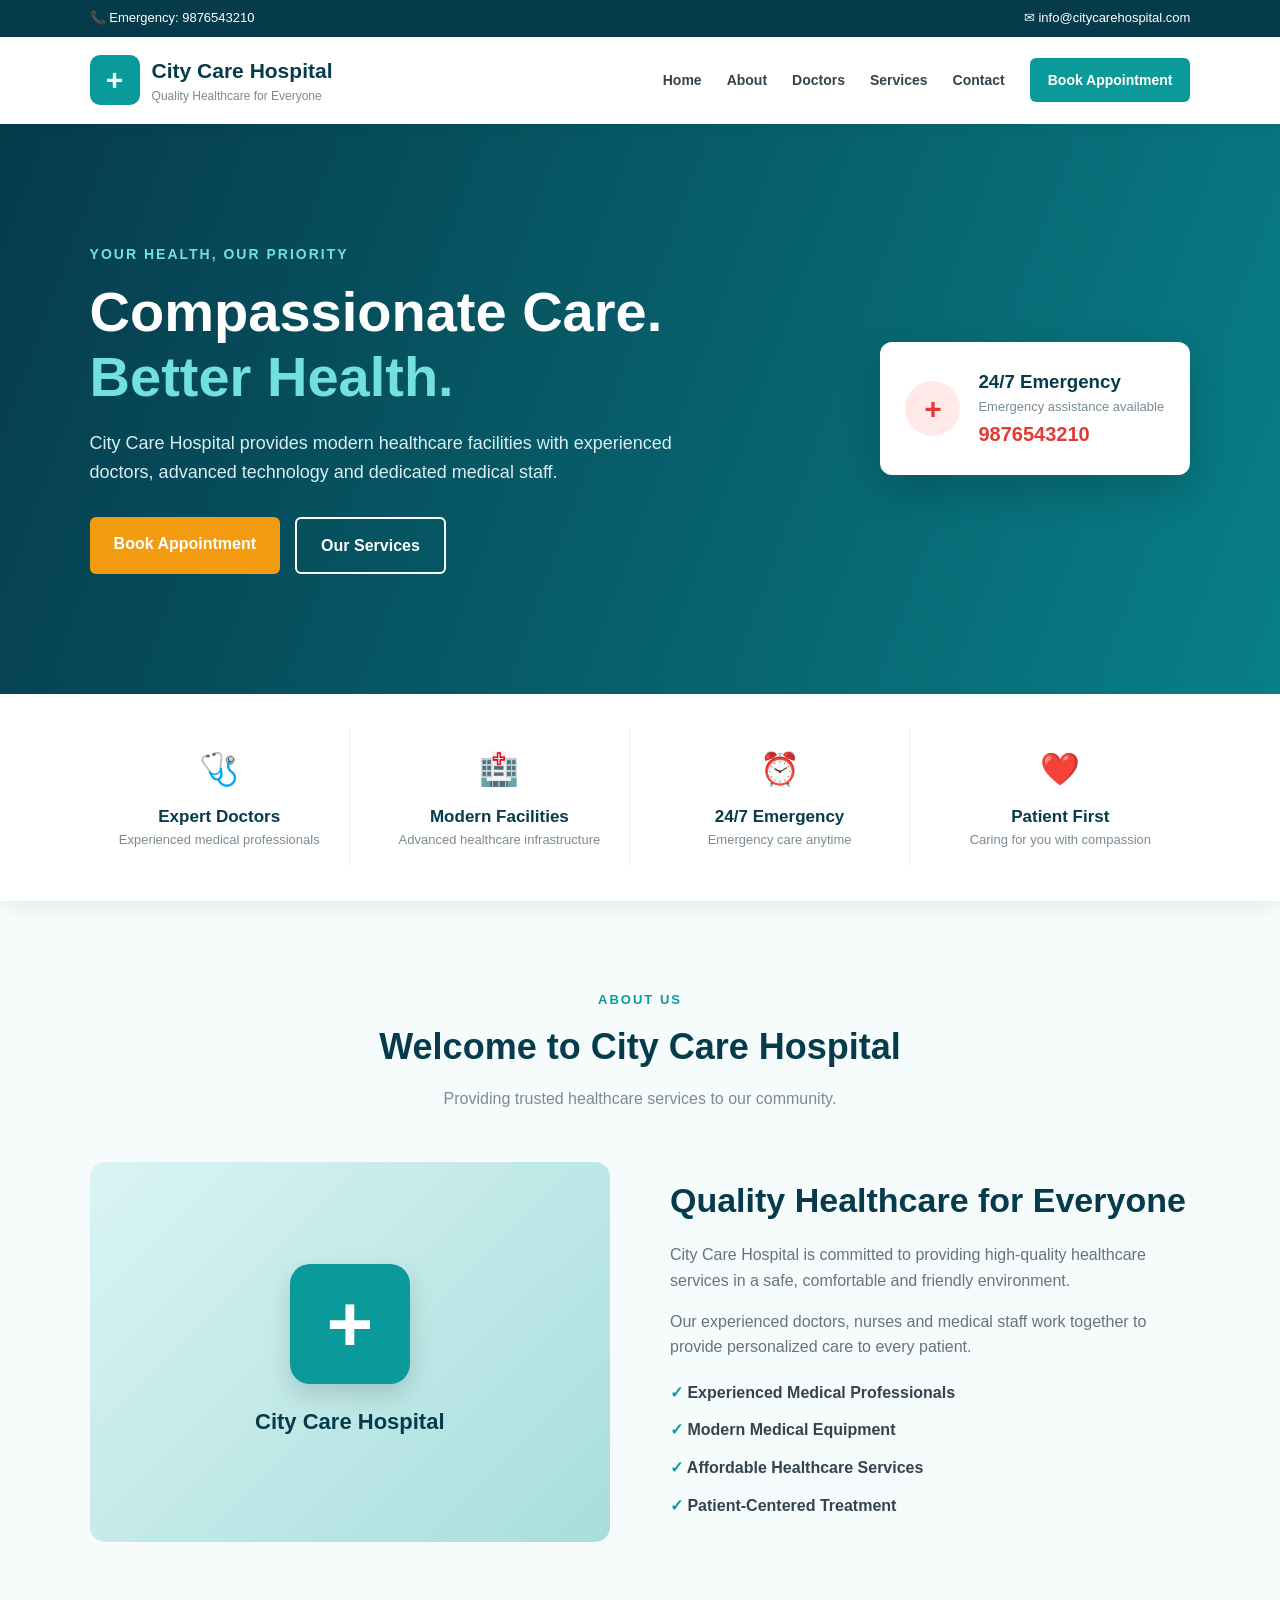
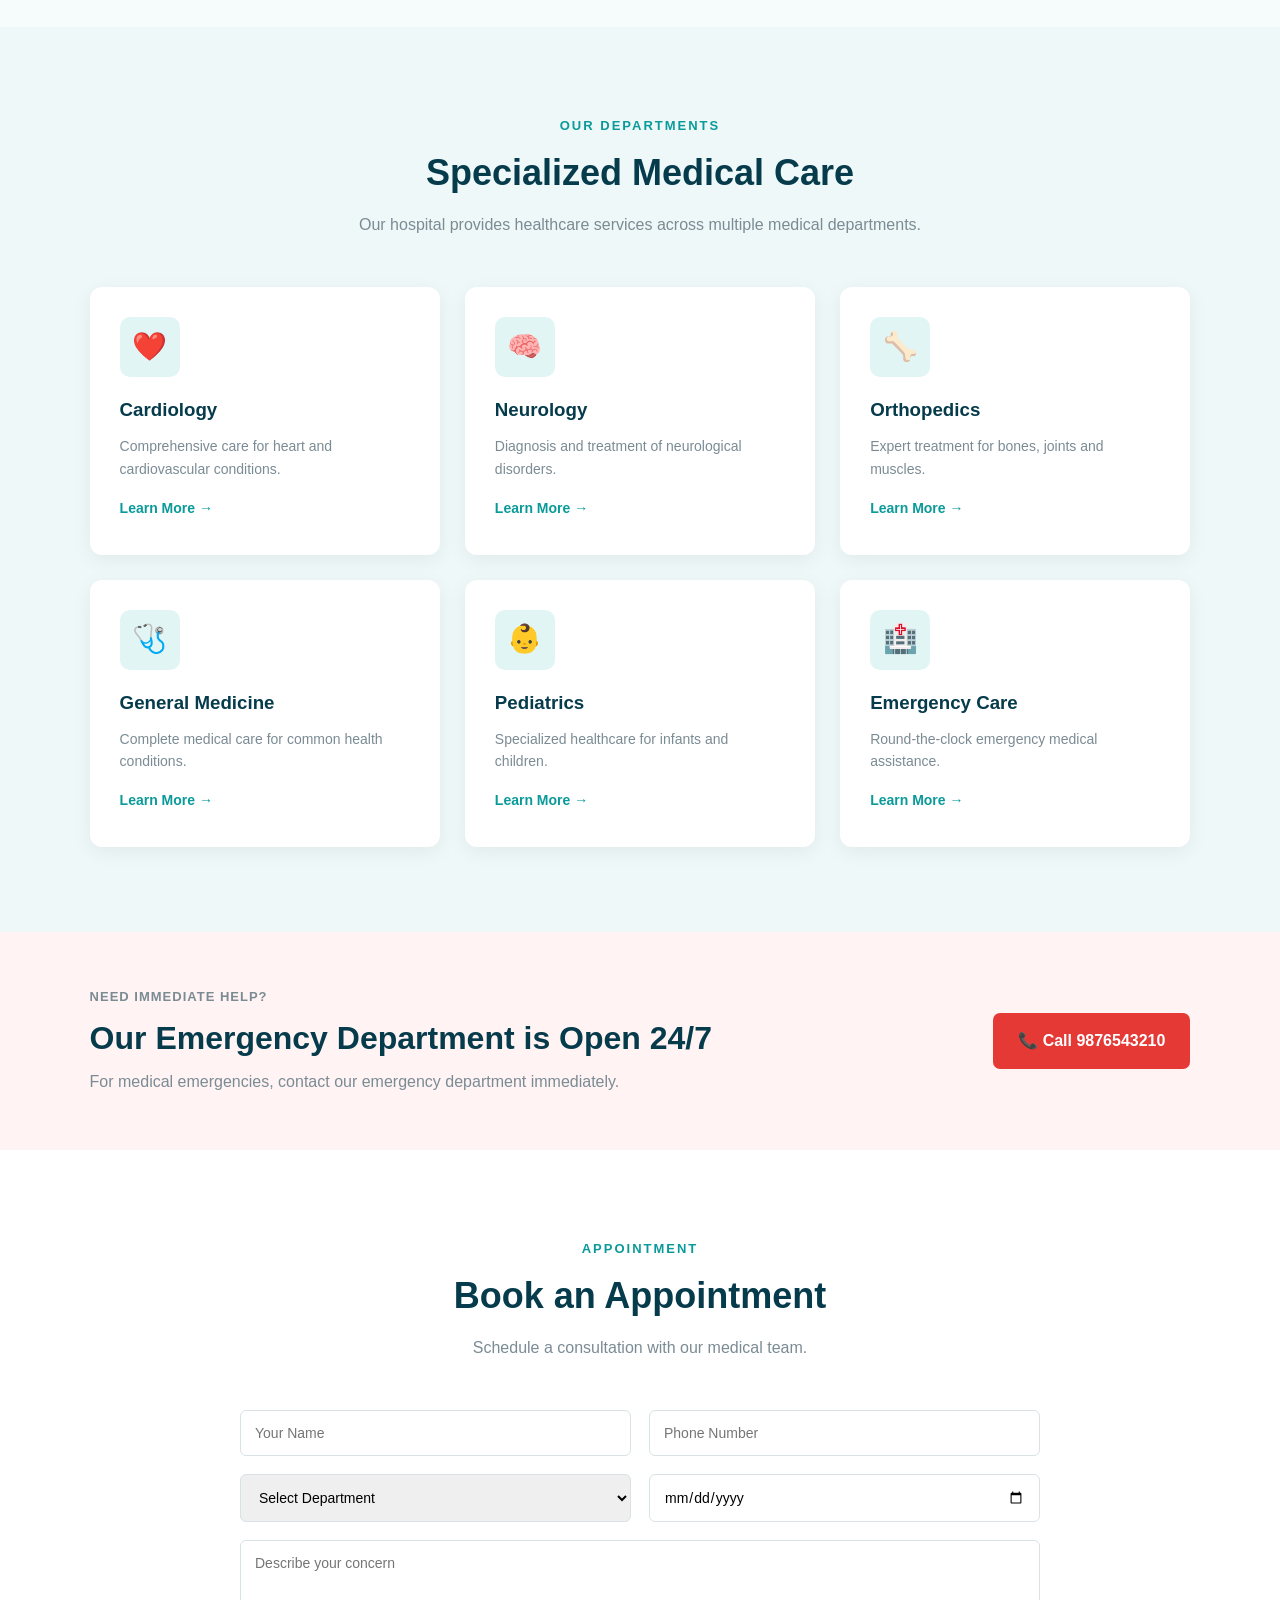
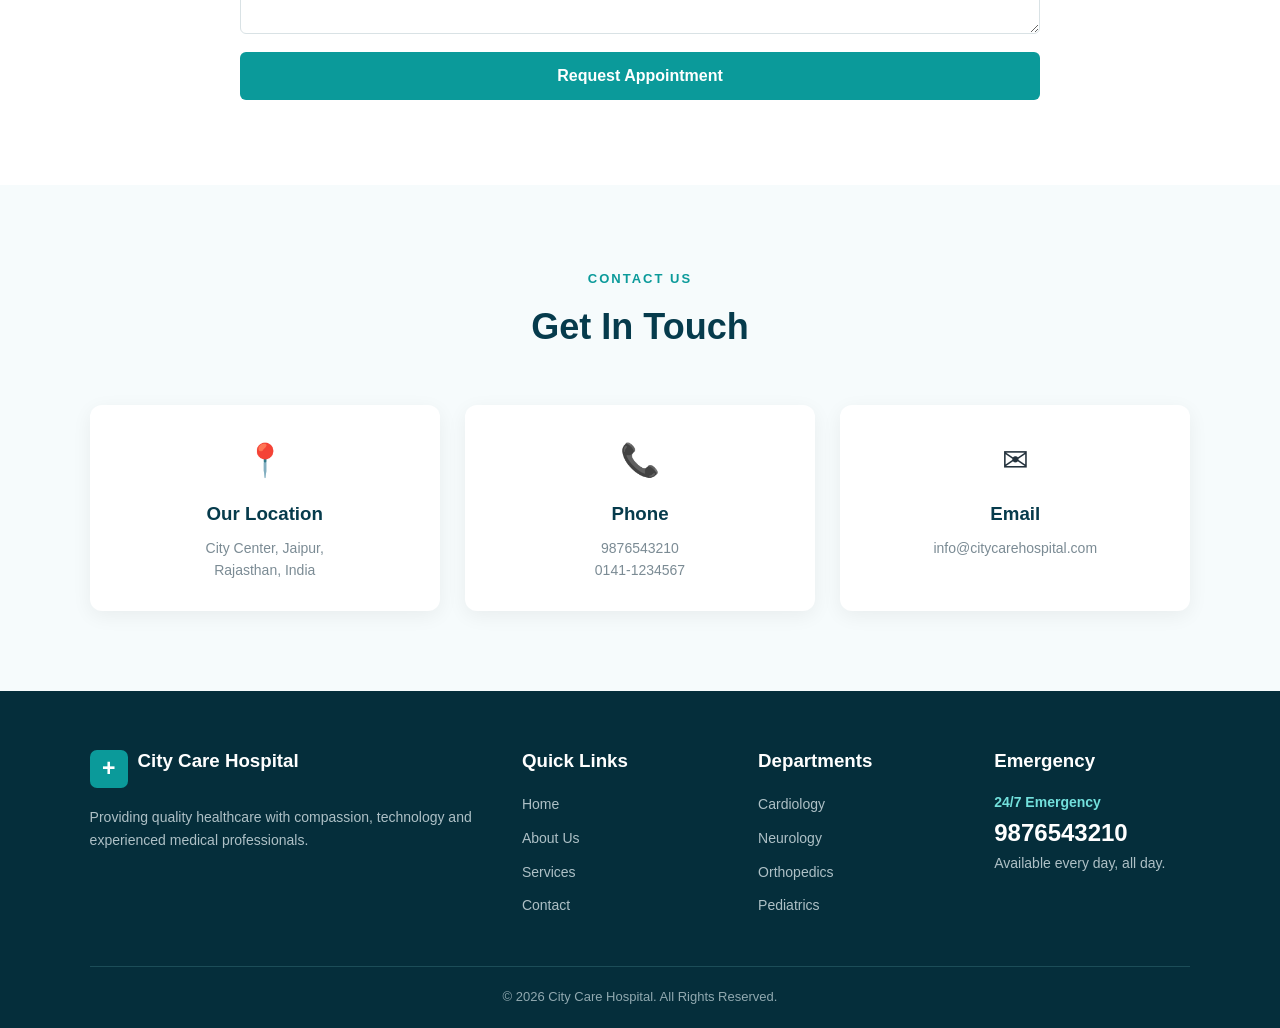
<file: p2/index.html>
<!DOCTYPE html>
<html lang="en">

<head>

    <meta charset="UTF-8">

    <meta name="viewport" content="width=device-width, initial-scale=1.0">

    <title>City Care Hospital</title>

    <link rel="stylesheet" href="style.css">

</head>

<body>


    <!-- TOP BAR -->

    <div class="top-bar">

        <span>📞 Emergency: 9876543210</span>

        <span>✉ info@citycarehospital.com</span>

    </div>


    <!-- HEADER -->

    <header>

        <div class="logo">

            <div class="logo-icon">
                +
            </div>

            <div>
                <h1>City Care Hospital</h1>
                <p>Quality Healthcare for Everyone</p>
            </div>

        </div>


        <nav>

            <a href="#home">Home</a>

            <a href="#about">About</a>

            <a href="#doctors">Doctors</a>

            <a href="#services">Services</a>

            <a href="#contact">Contact</a>

            <a href="#appointment" class="appointment-btn">
                Book Appointment
            </a>

        </nav>

    </header>


    <!-- HERO -->

    <section class="hero" id="home">

        <div class="hero-content">

            <p class="hero-tag">
                YOUR HEALTH, OUR PRIORITY
            </p>

            <h2>
                Compassionate Care.
                <span>Better Health.</span>
            </h2>

            <p class="hero-description">

                City Care Hospital provides modern healthcare
                facilities with experienced doctors, advanced
                technology and dedicated medical staff.

            </p>


            <div class="hero-buttons">

                <a href="#appointment" class="btn primary-btn">
                    Book Appointment
                </a>

                <a href="#services" class="btn secondary-btn">
                    Our Services
                </a>

            </div>

        </div>


        <div class="emergency-card">

            <div class="emergency-icon">
                +
            </div>

            <div>

                <h3>24/7 Emergency</h3>

                <p>Emergency assistance available</p>

                <strong>9876543210</strong>

            </div>

        </div>

    </section>


    <!-- QUICK SERVICES -->

    <section class="quick-services">

        <div class="quick-card">

            <div class="quick-icon">
                🩺
            </div>

            <h3>Expert Doctors</h3>

            <p>
                Experienced medical professionals
            </p>

        </div>


        <div class="quick-card">

            <div class="quick-icon">
                🏥
            </div>

            <h3>Modern Facilities</h3>

            <p>
                Advanced healthcare infrastructure
            </p>

        </div>


        <div class="quick-card">

            <div class="quick-icon">
                ⏰
            </div>

            <h3>24/7 Emergency</h3>

            <p>
                Emergency care anytime
            </p>

        </div>


        <div class="quick-card">

            <div class="quick-icon">
                ❤️
            </div>

            <h3>Patient First</h3>

            <p>
                Caring for you with compassion
            </p>

        </div>

    </section>


    <!-- ABOUT -->

    <section class="section" id="about">

        <div class="section-title">

            <span>ABOUT US</span>

            <h2>Welcome to City Care Hospital</h2>

            <p>
                Providing trusted healthcare services to our community.
            </p>

        </div>


        <div class="about">

            <div class="about-image">

                <div class="medical-symbol">
                    +
                </div>

                <div class="image-text">
                    City Care Hospital
                </div>

            </div>


            <div class="about-content">

                <h2>
                    Quality Healthcare for Everyone
                </h2>

                <p>
                    City Care Hospital is committed to providing
                    high-quality healthcare services in a safe,
                    comfortable and friendly environment.
                </p>

                <p>
                    Our experienced doctors, nurses and medical
                    staff work together to provide personalized
                    care to every patient.
                </p>


                <ul>

                    <li>✓ Experienced Medical Professionals</li>

                    <li>✓ Modern Medical Equipment</li>

                    <li>✓ Affordable Healthcare Services</li>

                    <li>✓ Patient-Centered Treatment</li>

                </ul>

            </div>

        </div>

    </section>


    <!-- DEPARTMENTS -->

    <section class="section departments-section" id="services">

        <div class="section-title">

            <span>OUR DEPARTMENTS</span>

            <h2>Specialized Medical Care</h2>

            <p>
                Our hospital provides healthcare services
                across multiple medical departments.
            </p>

        </div>


        <div class="departments">


            <div class="department-card">

                <div class="department-icon">
                    ❤️
                </div>

                <h3>Cardiology</h3>

                <p>
                    Comprehensive care for heart and
                    cardiovascular conditions.
                </p>

                <a href="#">
                    Learn More →
                </a>

            </div>


            <div class="department-card">

                <div class="department-icon">
                    🧠
                </div>

                <h3>Neurology</h3>

                <p>
                    Diagnosis and treatment of neurological
                    disorders.
                </p>

                <a href="#">
                    Learn More →
                </a>

            </div>


            <div class="department-card">

                <div class="department-icon">
                    🦴
                </div>

                <h3>Orthopedics</h3>

                <p>
                    Expert treatment for bones, joints
                    and muscles.
                </p>

                <a href="#">
                    Learn More →
                </a>

            </div>


            <div class="department-card">

                <div class="department-icon">
                    🩺
                </div>

                <h3>General Medicine</h3>

                <p>
                    Complete medical care for common
                    health conditions.
                </p>

                <a href="#">
                    Learn More →
                </a>

            </div>


            <div class="department-card">

                <div class="department-icon">
                    👶
                </div>

                <h3>Pediatrics</h3>

                <p>
                    Specialized healthcare for infants
                    and children.
                </p>

                <a href="#">
                    Learn More →
                </a>

            </div>


            <div class="department-card">

                <div class="department-icon">
                    🏥
                </div>

                <h3>Emergency Care</h3>

                <p>
                    Round-the-clock emergency medical
                    assistance.
                </p>

                <a href="#">
                    Learn More →
                </a>

            </div>

        </div>

    </section>


    <!-- EMERGENCY -->

    <section class="emergency-section">

        <div>

            <p class="emergency-label">
                NEED IMMEDIATE HELP?
            </p>

            <h2>
                Our Emergency Department is Open 24/7
            </h2>

            <p>
                For medical emergencies, contact our emergency
                department immediately.
            </p>

        </div>


        <a href="tel:9876543210" class="emergency-button">
            📞 Call 9876543210
        </a>

    </section>


    <!-- APPOINTMENT -->

    <section class="appointment-section" id="appointment">

        <div class="section-title">

            <span>APPOINTMENT</span>

            <h2>Book an Appointment</h2>

            <p>
                Schedule a consultation with our medical team.
            </p>

        </div>


        <form class="appointment-form">

            <input
                type="text"
                placeholder="Your Name"
                required
            >

            <input
                type="tel"
                placeholder="Phone Number"
                required
            >

            <select required>

                <option value="">
                    Select Department
                </option>

                <option>
                    Cardiology
                </option>

                <option>
                    Neurology
                </option>

                <option>
                    Orthopedics
                </option>

                <option>
                    General Medicine
                </option>

                <option>
                    Pediatrics
                </option>

            </select>


            <input
                type="date"
                required
            >


            <textarea
                placeholder="Describe your concern"
                rows="4"
            ></textarea>


            <button type="submit">
                Request Appointment
            </button>

        </form>

    </section>


    <!-- CONTACT -->

    <section class="contact-section" id="contact">

        <div class="section-title">

            <span>CONTACT US</span>

            <h2>Get In Touch</h2>

        </div>


        <div class="contact-container">


            <div class="contact-card">

                <div class="contact-icon">
                    📍
                </div>

                <h3>Our Location</h3>

                <p>
                    City Center, Jaipur,<br>
                    Rajasthan, India
                </p>

            </div>


            <div class="contact-card">

                <div class="contact-icon">
                    📞
                </div>

                <h3>Phone</h3>

                <p>
                    9876543210<br>
                    0141-1234567
                </p>

            </div>


            <div class="contact-card">

                <div class="contact-icon">
                    ✉
                </div>

                <h3>Email</h3>

                <p>
                    info@citycarehospital.com
                </p>

            </div>

        </div>

    </section>


    <!-- FOOTER -->

    <footer>

        <div class="footer-container">


            <div class="footer-about">

                <div class="footer-logo">

                    <div class="footer-logo-icon">
                        +
                    </div>

                    <h3>City Care Hospital</h3>

                </div>

                <p>
                    Providing quality healthcare with compassion,
                    technology and experienced medical professionals.
                </p>

            </div>


            <div>

                <h3>Quick Links</h3>

                <ul>

                    <li>
                        <a href="#home">Home</a>
                    </li>

                    <li>
                        <a href="#about">About Us</a>
                    </li>

                    <li>
                        <a href="#services">Services</a>
                    </li>

                    <li>
                        <a href="#contact">Contact</a>
                    </li>

                </ul>

            </div>


            <div>

                <h3>Departments</h3>

                <ul>

                    <li>
                        <a href="#">Cardiology</a>
                    </li>

                    <li>
                        <a href="#">Neurology</a>
                    </li>

                    <li>
                        <a href="#">Orthopedics</a>
                    </li>

                    <li>
                        <a href="#">Pediatrics</a>
                    </li>

                </ul>

            </div>


            <div>

                <h3>Emergency</h3>

                <p class="footer-emergency">
                    24/7 Emergency
                </p>

                <h2>
                    9876543210
                </h2>

                <p>
                    Available every day,
                    all day.
                </p>

            </div>

        </div>


        <div class="copyright">

            © 2026 City Care Hospital.
            All Rights Reserved.

        </div>

    </footer>


</body>
</html>
</file>
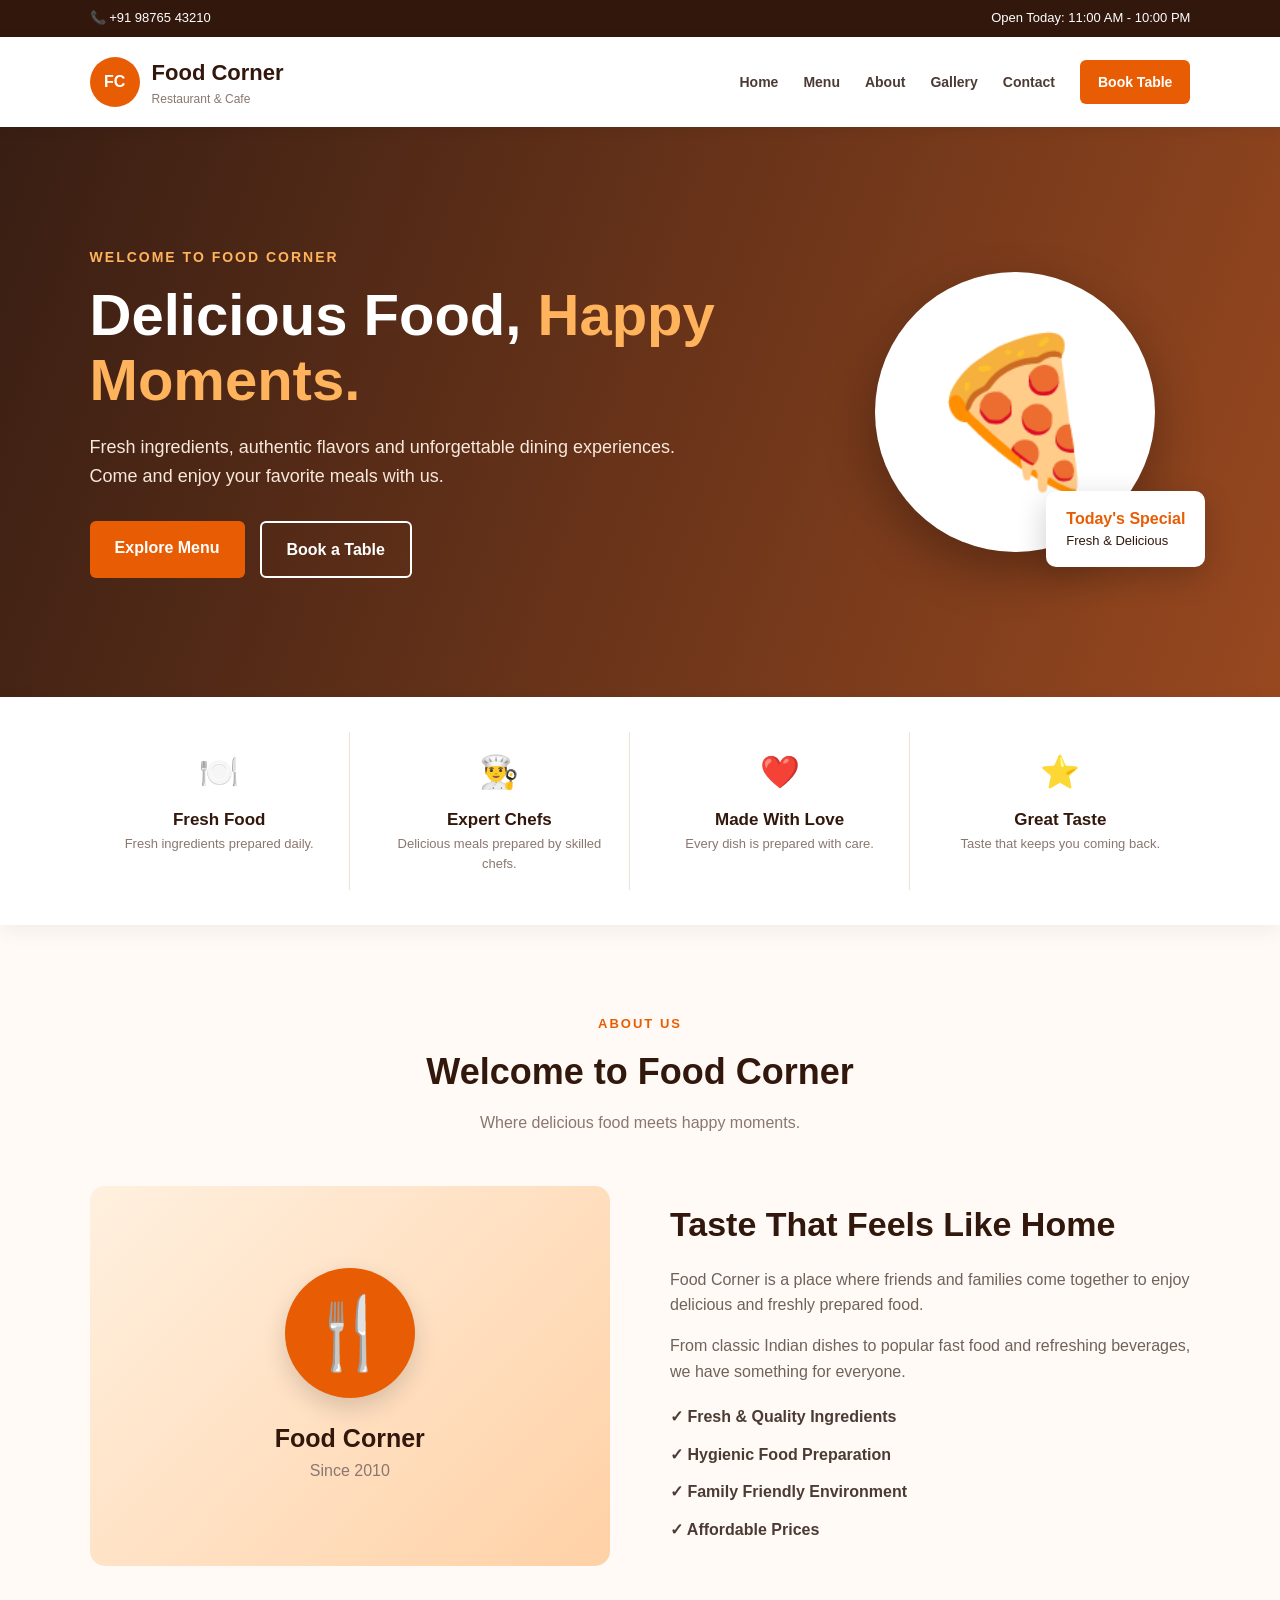
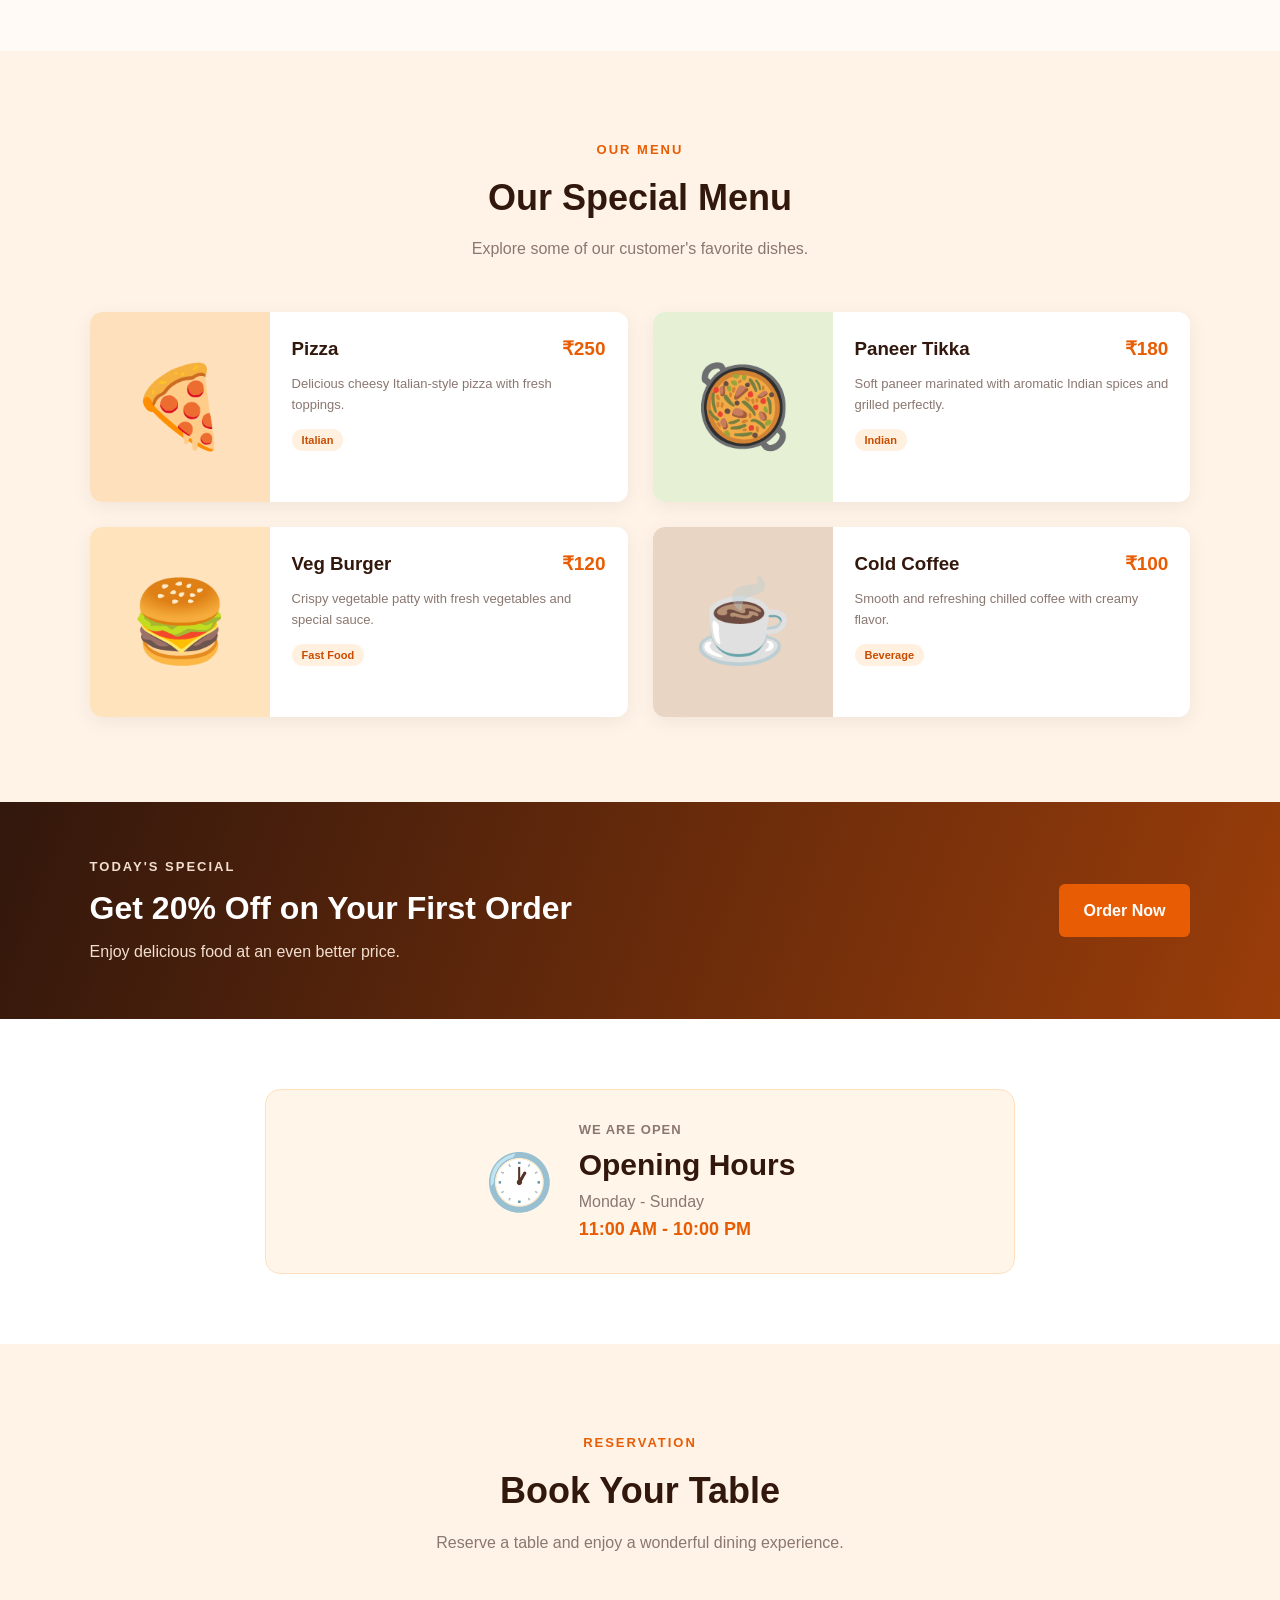
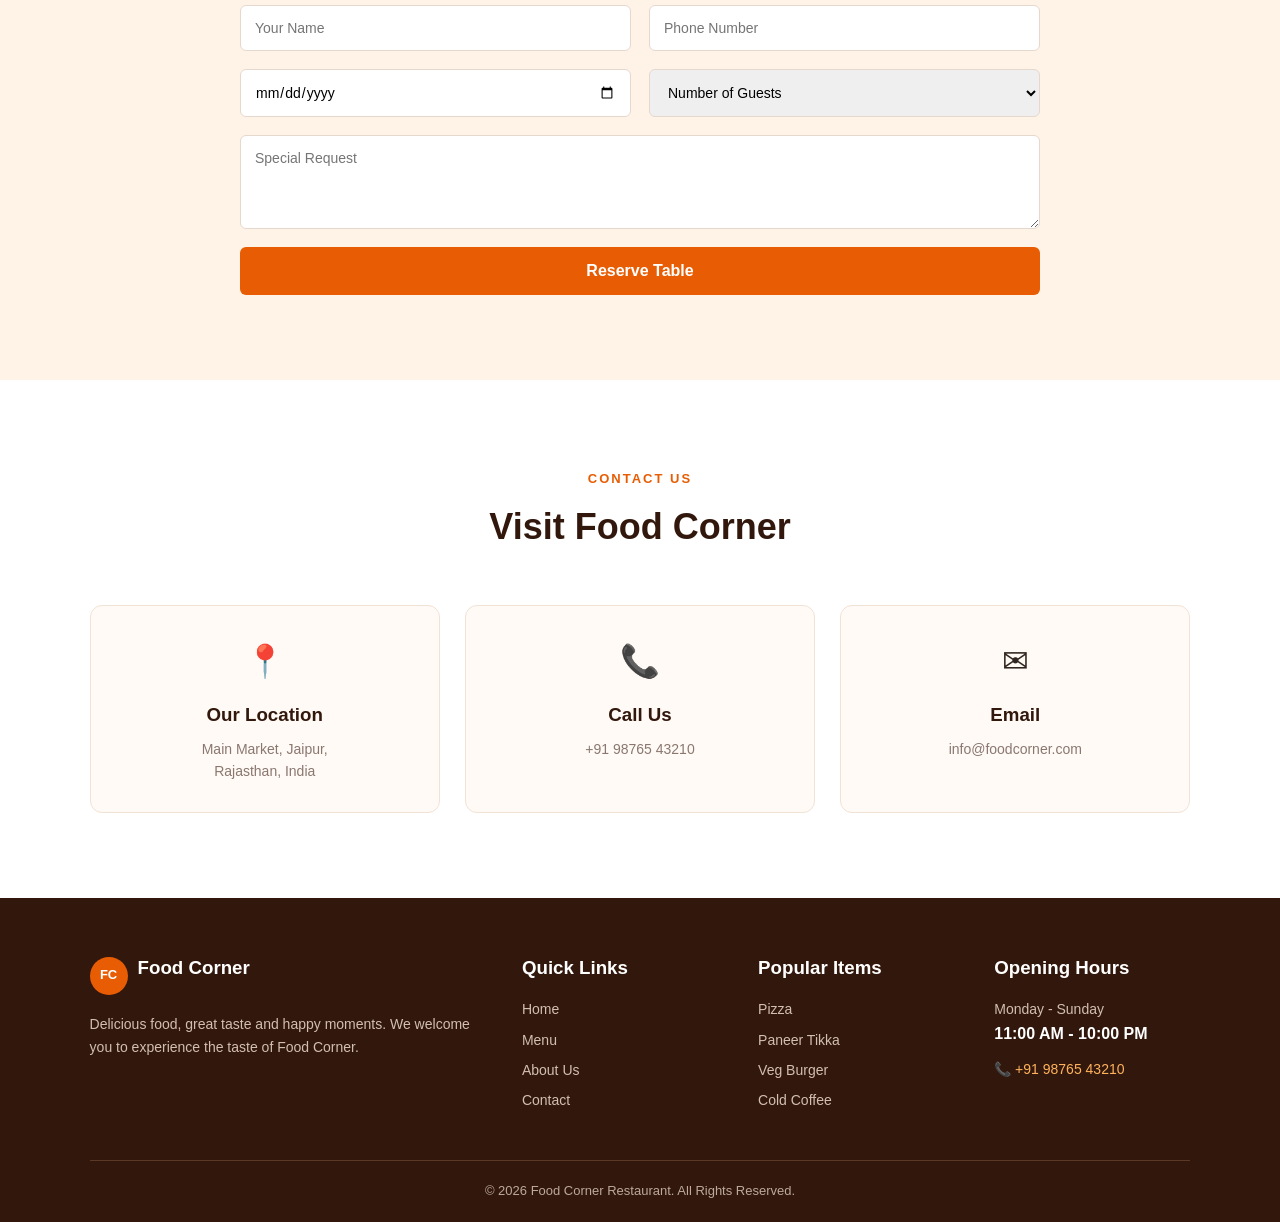
<file: p3/index.html>
<!DOCTYPE html>
<html lang="en">

<head>

    <meta charset="UTF-8">

    <meta name="viewport" content="width=device-width, initial-scale=1.0">

    <title>Food Corner Restaurant</title>

    <link rel="stylesheet" href="style.css">

</head>

<body>


    <!-- TOP BAR -->

    <div class="top-bar">

        <span>📞 +91 98765 43210</span>

        <span>Open Today: 11:00 AM - 10:00 PM</span>

    </div>


    <!-- HEADER -->

    <header>

        <div class="logo">

            <div class="logo-icon">
                FC
            </div>

            <div>

                <h1>Food Corner</h1>

                <p>Restaurant & Cafe</p>

            </div>

        </div>


        <nav>

            <a href="#home">Home</a>

            <a href="#menu">Menu</a>

            <a href="#about">About</a>

            <a href="#gallery">Gallery</a>

            <a href="#contact">Contact</a>

            <a href="#reservation" class="reserve-btn">
                Book Table
            </a>

        </nav>

    </header>


    <!-- HERO -->

    <section class="hero" id="home">

        <div class="hero-content">

            <p class="hero-tag">
                WELCOME TO FOOD CORNER
            </p>

            <h2>
                Delicious Food,
                <span>Happy Moments.</span>
            </h2>

            <p class="hero-description">

                Fresh ingredients, authentic flavors and
                unforgettable dining experiences. Come and
                enjoy your favorite meals with us.

            </p>


            <div class="hero-buttons">

                <a href="#menu" class="btn primary-btn">
                    Explore Menu
                </a>

                <a href="#reservation" class="btn secondary-btn">
                    Book a Table
                </a>

            </div>

        </div>


        <div class="hero-food">

            <div class="food-circle">
                🍕
            </div>

            <div class="floating-card">

                <strong>Today's Special</strong>

                <p>Fresh & Delicious</p>

            </div>

        </div>

    </section>


    <!-- FEATURES -->

    <section class="features">

        <div class="feature-card">

            <div class="feature-icon">
                🍽️
            </div>

            <h3>Fresh Food</h3>

            <p>
                Fresh ingredients prepared daily.
            </p>

        </div>


        <div class="feature-card">

            <div class="feature-icon">
                👨‍🍳
            </div>

            <h3>Expert Chefs</h3>

            <p>
                Delicious meals prepared by skilled chefs.
            </p>

        </div>


        <div class="feature-card">

            <div class="feature-icon">
                ❤️
            </div>

            <h3>Made With Love</h3>

            <p>
                Every dish is prepared with care.
            </p>

        </div>


        <div class="feature-card">

            <div class="feature-icon">
                ⭐
            </div>

            <h3>Great Taste</h3>

            <p>
                Taste that keeps you coming back.
            </p>

        </div>

    </section>


    <!-- ABOUT -->

    <section class="section" id="about">

        <div class="section-title">

            <span>ABOUT US</span>

            <h2>Welcome to Food Corner</h2>

            <p>
                Where delicious food meets happy moments.
            </p>

        </div>


        <div class="about">

            <div class="about-image">

                <div class="restaurant-symbol">
                    🍴
                </div>

                <h3>Food Corner</h3>

                <p>
                    Since 2010
                </p>

            </div>


            <div class="about-content">

                <h2>
                    Taste That Feels Like Home
                </h2>

                <p>

                    Food Corner is a place where friends and
                    families come together to enjoy delicious
                    and freshly prepared food.

                </p>

                <p>

                    From classic Indian dishes to popular
                    fast food and refreshing beverages, we
                    have something for everyone.

                </p>


                <ul>

                    <li>✓ Fresh & Quality Ingredients</li>

                    <li>✓ Hygienic Food Preparation</li>

                    <li>✓ Family Friendly Environment</li>

                    <li>✓ Affordable Prices</li>

                </ul>

            </div>

        </div>

    </section>


    <!-- MENU -->

    <section class="section menu-section" id="menu">

        <div class="section-title">

            <span>OUR MENU</span>

            <h2>Our Special Menu</h2>

            <p>
                Explore some of our customer's favorite dishes.
            </p>

        </div>


        <div class="menu-grid">


            <div class="menu-card">

                <div class="menu-image pizza">
                    🍕
                </div>

                <div class="menu-info">

                    <div class="menu-title">

                        <h3>Pizza</h3>

                        <span>₹250</span>

                    </div>

                    <p>
                        Delicious cheesy Italian-style pizza
                        with fresh toppings.
                    </p>

                    <span class="category">
                        Italian
                    </span>

                </div>

            </div>


            <div class="menu-card">

                <div class="menu-image paneer">
                    🥘
                </div>

                <div class="menu-info">

                    <div class="menu-title">

                        <h3>Paneer Tikka</h3>

                        <span>₹180</span>

                    </div>

                    <p>
                        Soft paneer marinated with aromatic
                        Indian spices and grilled perfectly.
                    </p>

                    <span class="category">
                        Indian
                    </span>

                </div>

            </div>


            <div class="menu-card">

                <div class="menu-image burger">
                    🍔
                </div>

                <div class="menu-info">

                    <div class="menu-title">

                        <h3>Veg Burger</h3>

                        <span>₹120</span>

                    </div>

                    <p>
                        Crispy vegetable patty with fresh
                        vegetables and special sauce.
                    </p>

                    <span class="category">
                        Fast Food
                    </span>

                </div>

            </div>


            <div class="menu-card">

                <div class="menu-image coffee">
                    ☕
                </div>

                <div class="menu-info">

                    <div class="menu-title">

                        <h3>Cold Coffee</h3>

                        <span>₹100</span>

                    </div>

                    <p>
                        Smooth and refreshing chilled coffee
                        with creamy flavor.
                    </p>

                    <span class="category">
                        Beverage
                    </span>

                </div>

            </div>

        </div>

    </section>


    <!-- SPECIAL OFFER -->

    <section class="offer">

        <div>

            <p class="offer-tag">
                TODAY'S SPECIAL
            </p>

            <h2>
                Get 20% Off on Your First Order
            </h2>

            <p>
                Enjoy delicious food at an even better price.
            </p>

        </div>


        <a href="#menu" class="offer-button">
            Order Now
        </a>

    </section>


    <!-- OPENING HOURS -->

    <section class="hours-section">

        <div class="hours-box">

            <div class="hours-icon">
                🕐
            </div>

            <div>

                <p class="small-title">
                    WE ARE OPEN
                </p>

                <h2>
                    Opening Hours
                </h2>

                <p>
                    Monday - Sunday
                </p>

                <strong>
                    11:00 AM - 10:00 PM
                </strong>

            </div>

        </div>

    </section>


    <!-- RESERVATION -->

    <section class="reservation" id="reservation">

        <div class="section-title">

            <span>RESERVATION</span>

            <h2>Book Your Table</h2>

            <p>
                Reserve a table and enjoy a wonderful dining experience.
            </p>

        </div>


        <form class="reservation-form">

            <input
                type="text"
                placeholder="Your Name"
                required
            >

            <input
                type="tel"
                placeholder="Phone Number"
                required
            >

            <input
                type="date"
                required
            >

            <select required>

                <option value="">
                    Number of Guests
                </option>

                <option>1 Guest</option>
                <option>2 Guests</option>
                <option>3 Guests</option>
                <option>4 Guests</option>
                <option>5+ Guests</option>

            </select>


            <textarea
                placeholder="Special Request"
                rows="4"
            ></textarea>


            <button type="submit">
                Reserve Table
            </button>

        </form>

    </section>


    <!-- CONTACT -->

    <section class="section contact-section" id="contact">

        <div class="section-title">

            <span>CONTACT US</span>

            <h2>Visit Food Corner</h2>

        </div>


        <div class="contact-grid">


            <div class="contact-card">

                <div class="contact-icon">
                    📍
                </div>

                <h3>Our Location</h3>

                <p>
                    Main Market, Jaipur,<br>
                    Rajasthan, India
                </p>

            </div>


            <div class="contact-card">

                <div class="contact-icon">
                    📞
                </div>

                <h3>Call Us</h3>

                <p>
                    +91 98765 43210
                </p>

            </div>


            <div class="contact-card">

                <div class="contact-icon">
                    ✉
                </div>

                <h3>Email</h3>

                <p>
                    info@foodcorner.com
                </p>

            </div>

        </div>

    </section>


    <!-- FOOTER -->

    <footer>

        <div class="footer-container">


            <div>

                <div class="footer-logo">

                    <div class="footer-icon">
                        FC
                    </div>

                    <h3>
                        Food Corner
                    </h3>

                </div>

                <p>
                    Delicious food, great taste and happy
                    moments. We welcome you to experience
                    the taste of Food Corner.
                </p>

            </div>


            <div>

                <h3>Quick Links</h3>

                <ul>

                    <li>
                        <a href="#home">Home</a>
                    </li>

                    <li>
                        <a href="#menu">Menu</a>
                    </li>

                    <li>
                        <a href="#about">About Us</a>
                    </li>

                    <li>
                        <a href="#contact">Contact</a>
                    </li>

                </ul>

            </div>


            <div>

                <h3>Popular Items</h3>

                <ul>

                    <li>Pizza</li>

                    <li>Paneer Tikka</li>

                    <li>Veg Burger</li>

                    <li>Cold Coffee</li>

                </ul>

            </div>


            <div>

                <h3>Opening Hours</h3>

                <p>
                    Monday - Sunday
                </p>

                <strong>
                    11:00 AM - 10:00 PM
                </strong>

                <p class="footer-phone">
                    📞 +91 98765 43210
                </p>

            </div>

        </div>


        <div class="copyright">

            © 2026 Food Corner Restaurant.
            All Rights Reserved.

        </div>

    </footer>


</body>
</html>
</file>
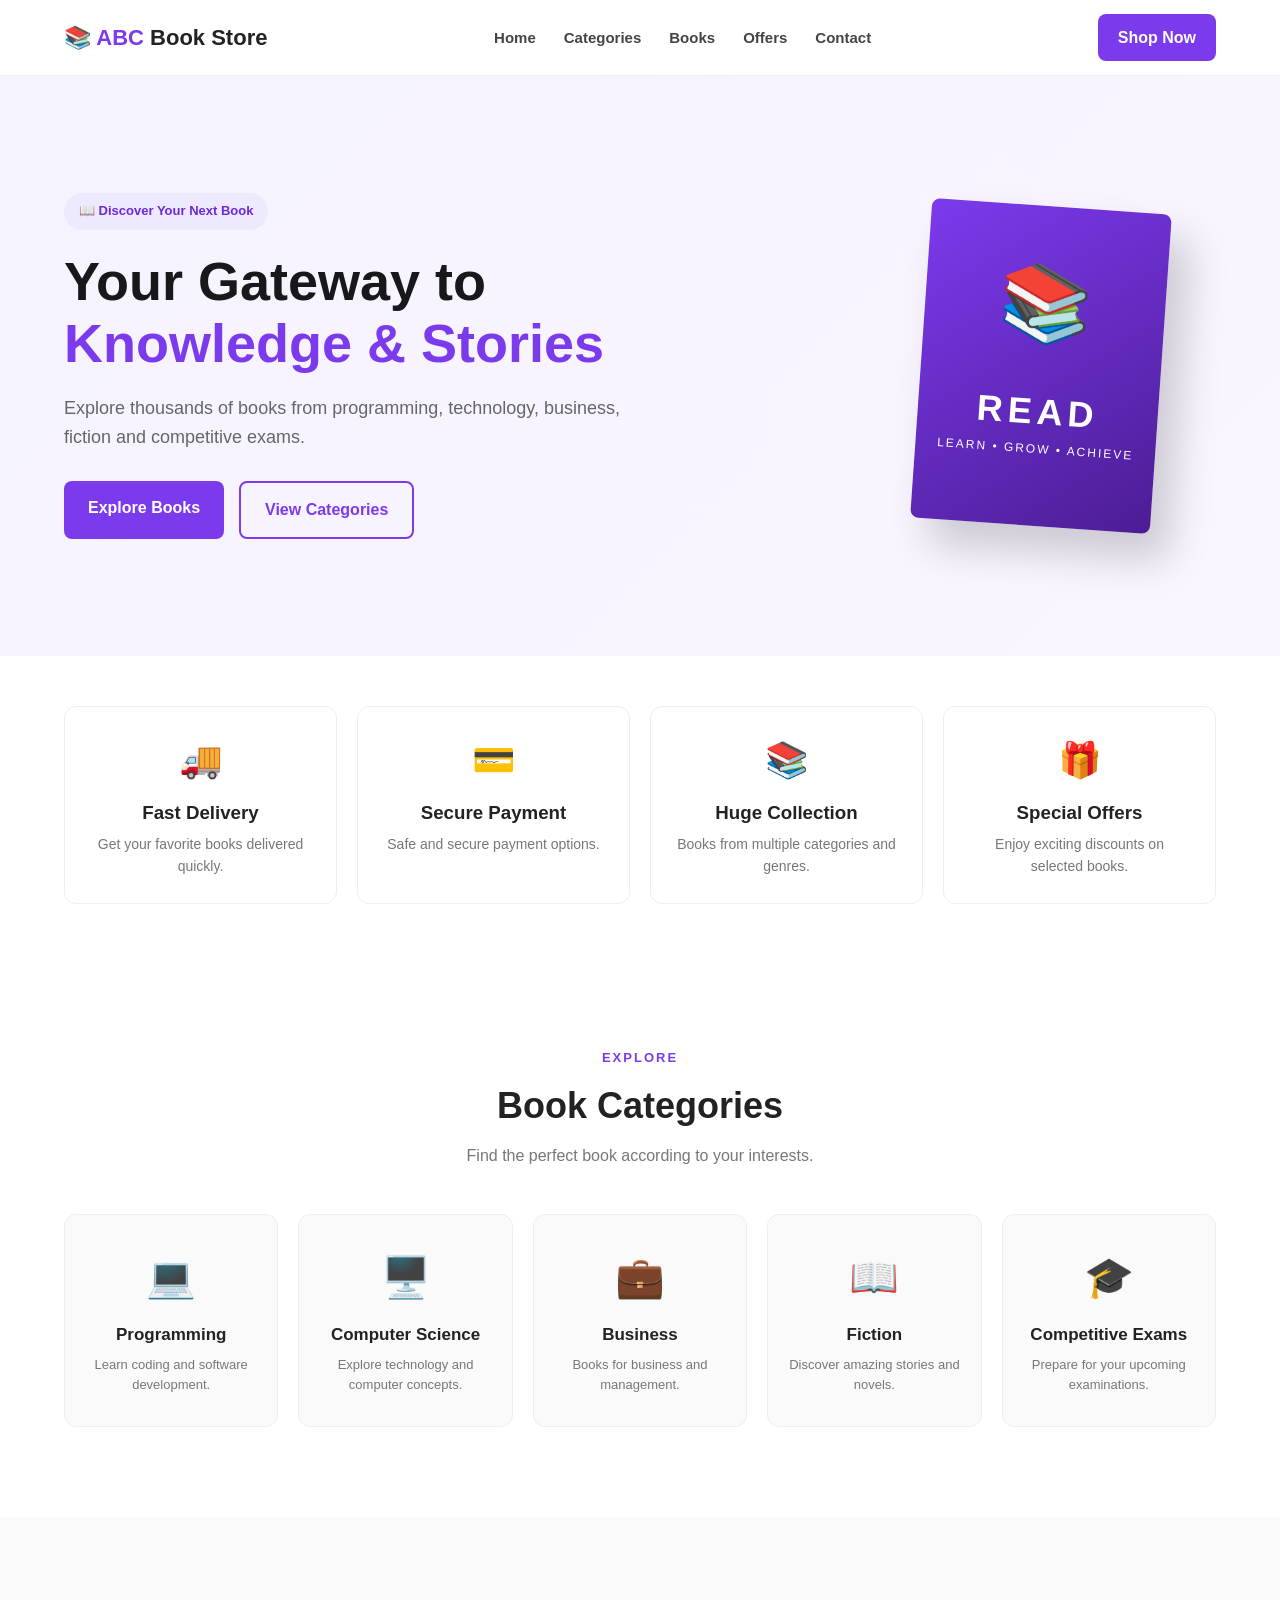
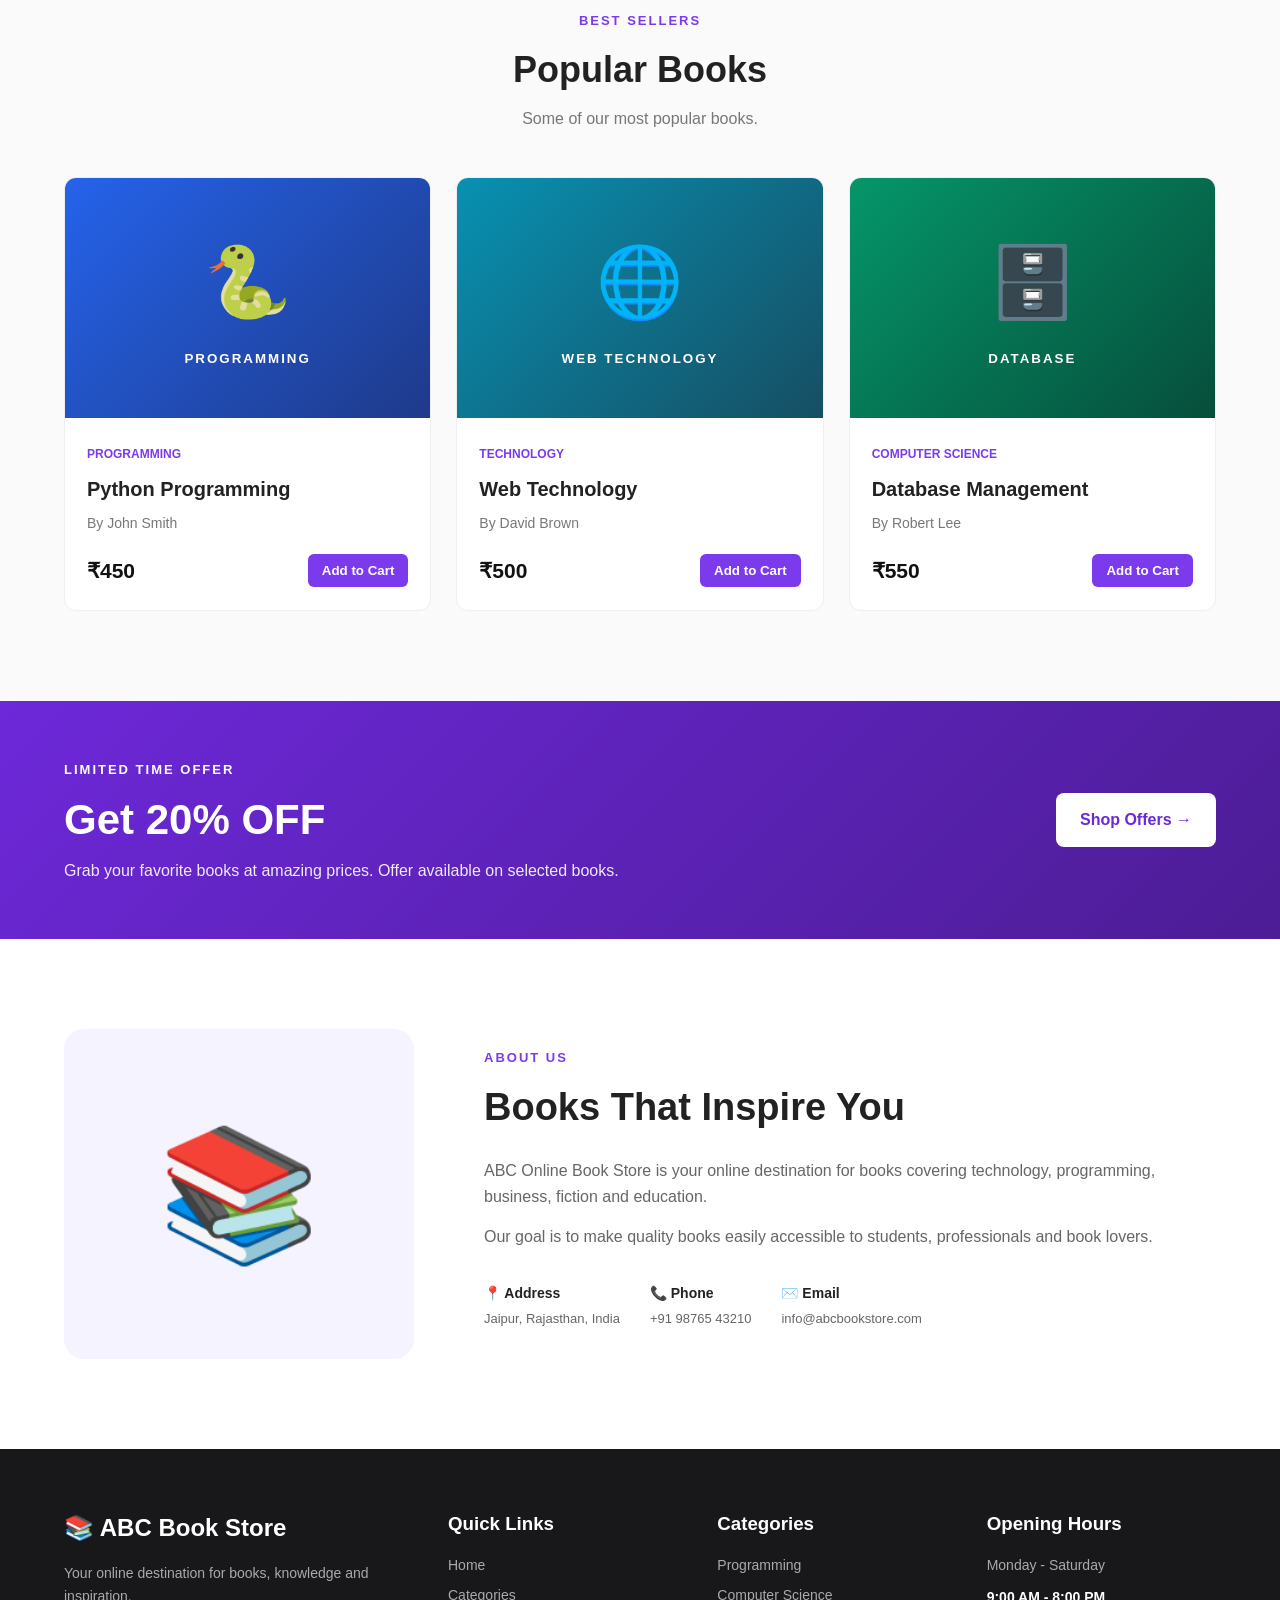
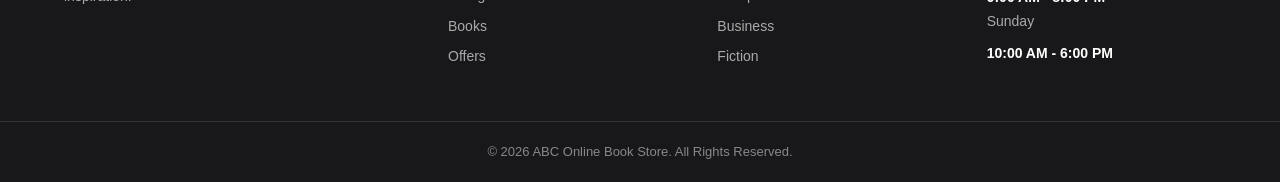
<file: p4/index.html>
<!DOCTYPE html>
<html lang="en">

<head>
    <meta charset="UTF-8">
    <meta name="viewport" content="width=device-width, initial-scale=1.0">
    <title>ABC Online Book Store</title>

    <link rel="stylesheet" href="style.css">
</head>

<body>

    <!-- Header -->
    <header>
        <div class="container nav-container">

            <div class="logo">
                📚 <span>ABC</span> Book Store
            </div>

            <nav>
                <a href="#home">Home</a>
                <a href="#categories">Categories</a>
                <a href="#books">Books</a>
                <a href="#offers">Offers</a>
                <a href="#contact">Contact</a>
            </nav>

            <a href="#books" class="shop-btn">Shop Now</a>

        </div>
    </header>


    <!-- Hero Section -->
    <section class="hero" id="home">

        <div class="container hero-content">

            <div class="hero-text">

                <span class="tag">📖 Discover Your Next Book</span>

                <h1>
                    Your Gateway to
                    <span>Knowledge & Stories</span>
                </h1>

                <p>
                    Explore thousands of books from programming, technology,
                    business, fiction and competitive exams.
                </p>

                <div class="hero-buttons">
                    <a href="#books" class="primary-btn">Explore Books</a>
                    <a href="#categories" class="secondary-btn">View Categories</a>
                </div>

            </div>

            <div class="hero-book">
                <div class="book-cover">
                    <div class="book-icon">📚</div>
                    <h3>READ</h3>
                    <p>LEARN • GROW • ACHIEVE</p>
                </div>
            </div>

        </div>

    </section>


    <!-- Features -->
    <section class="features">

        <div class="container feature-grid">

            <div class="feature-card">
                <div class="feature-icon">🚚</div>
                <h3>Fast Delivery</h3>
                <p>Get your favorite books delivered quickly.</p>
            </div>

            <div class="feature-card">
                <div class="feature-icon">💳</div>
                <h3>Secure Payment</h3>
                <p>Safe and secure payment options.</p>
            </div>

            <div class="feature-card">
                <div class="feature-icon">📚</div>
                <h3>Huge Collection</h3>
                <p>Books from multiple categories and genres.</p>
            </div>

            <div class="feature-card">
                <div class="feature-icon">🎁</div>
                <h3>Special Offers</h3>
                <p>Enjoy exciting discounts on selected books.</p>
            </div>

        </div>

    </section>


    <!-- Categories -->
    <section class="section" id="categories">

        <div class="container">

            <div class="section-heading">
                <span>EXPLORE</span>
                <h2>Book Categories</h2>
                <p>Find the perfect book according to your interests.</p>
            </div>

            <div class="category-grid">

                <div class="category-card">
                    <div>💻</div>
                    <h3>Programming</h3>
                    <p>Learn coding and software development.</p>
                </div>

                <div class="category-card">
                    <div>🖥️</div>
                    <h3>Computer Science</h3>
                    <p>Explore technology and computer concepts.</p>
                </div>

                <div class="category-card">
                    <div>💼</div>
                    <h3>Business</h3>
                    <p>Books for business and management.</p>
                </div>

                <div class="category-card">
                    <div>📖</div>
                    <h3>Fiction</h3>
                    <p>Discover amazing stories and novels.</p>
                </div>

                <div class="category-card">
                    <div>🎓</div>
                    <h3>Competitive Exams</h3>
                    <p>Prepare for your upcoming examinations.</p>
                </div>

            </div>

        </div>

    </section>


    <!-- Popular Books -->
    <section class="section books-section" id="books">

        <div class="container">

            <div class="section-heading">
                <span>BEST SELLERS</span>
                <h2>Popular Books</h2>
                <p>Some of our most popular books.</p>
            </div>

            <div class="books-grid">

                <!-- Book 1 -->
                <div class="book-card">

                    <div class="book-image programming">
                        <span>🐍</span>
                        <small>PROGRAMMING</small>
                    </div>

                    <div class="book-info">

                        <span class="book-category">Programming</span>

                        <h3>Python Programming</h3>

                        <p class="author">
                            By John Smith
                        </p>

                        <div class="book-bottom">
                            <strong>₹450</strong>
                            <button>Add to Cart</button>
                        </div>

                    </div>

                </div>


                <!-- Book 2 -->
                <div class="book-card">

                    <div class="book-image web">
                        <span>🌐</span>
                        <small>WEB TECHNOLOGY</small>
                    </div>

                    <div class="book-info">

                        <span class="book-category">Technology</span>

                        <h3>Web Technology</h3>

                        <p class="author">
                            By David Brown
                        </p>

                        <div class="book-bottom">
                            <strong>₹500</strong>
                            <button>Add to Cart</button>
                        </div>

                    </div>

                </div>


                <!-- Book 3 -->
                <div class="book-card">

                    <div class="book-image database">
                        <span>🗄️</span>
                        <small>DATABASE</small>
                    </div>

                    <div class="book-info">

                        <span class="book-category">Computer Science</span>

                        <h3>Database Management</h3>

                        <p class="author">
                            By Robert Lee
                        </p>

                        <div class="book-bottom">
                            <strong>₹550</strong>
                            <button>Add to Cart</button>
                        </div>

                    </div>

                </div>

            </div>

        </div>

    </section>


    <!-- Offer -->
    <section class="offer" id="offers">

        <div class="container offer-content">

            <div>
                <span>LIMITED TIME OFFER</span>

                <h2>Get 20% OFF</h2>

                <p>
                    Grab your favorite books at amazing prices.
                    Offer available on selected books.
                </p>
            </div>

            <a href="#books" class="offer-btn">
                Shop Offers →
            </a>

        </div>

    </section>


    <!-- About -->
    <section class="section about" id="contact">

        <div class="container about-grid">

            <div class="about-icon">
                📚
            </div>

            <div>

                <span class="about-label">ABOUT US</span>

                <h2>Books That Inspire You</h2>

                <p>
                    ABC Online Book Store is your online destination for
                    books covering technology, programming, business,
                    fiction and education.
                </p>

                <p>
                    Our goal is to make quality books easily accessible
                    to students, professionals and book lovers.
                </p>

                <div class="contact-info">

                    <div>
                        <strong>📍 Address</strong>
                        <p>Jaipur, Rajasthan, India</p>
                    </div>

                    <div>
                        <strong>📞 Phone</strong>
                        <p>+91 98765 43210</p>
                    </div>

                    <div>
                        <strong>✉️ Email</strong>
                        <p>info@abcbookstore.com</p>
                    </div>

                </div>

            </div>

        </div>

    </section>


    <!-- Footer -->
    <footer>

        <div class="container footer-grid">

            <div>
                <h2>📚 ABC Book Store</h2>

                <p>
                    Your online destination for books,
                    knowledge and inspiration.
                </p>
            </div>

            <div>
                <h3>Quick Links</h3>

                <a href="#home">Home</a>
                <a href="#categories">Categories</a>
                <a href="#books">Books</a>
                <a href="#offers">Offers</a>
            </div>

            <div>
                <h3>Categories</h3>

                <a href="#">Programming</a>
                <a href="#">Computer Science</a>
                <a href="#">Business</a>
                <a href="#">Fiction</a>
            </div>

            <div>
                <h3>Opening Hours</h3>

                <p>Monday - Saturday</p>
                <strong>9:00 AM - 8:00 PM</strong>

                <p>Sunday</p>
                <strong>10:00 AM - 6:00 PM</strong>
            </div>

        </div>

        <div class="copyright">
            <p>© 2026 ABC Online Book Store. All Rights Reserved.</p>
        </div>

    </footer>

</body>
</html>
</file>
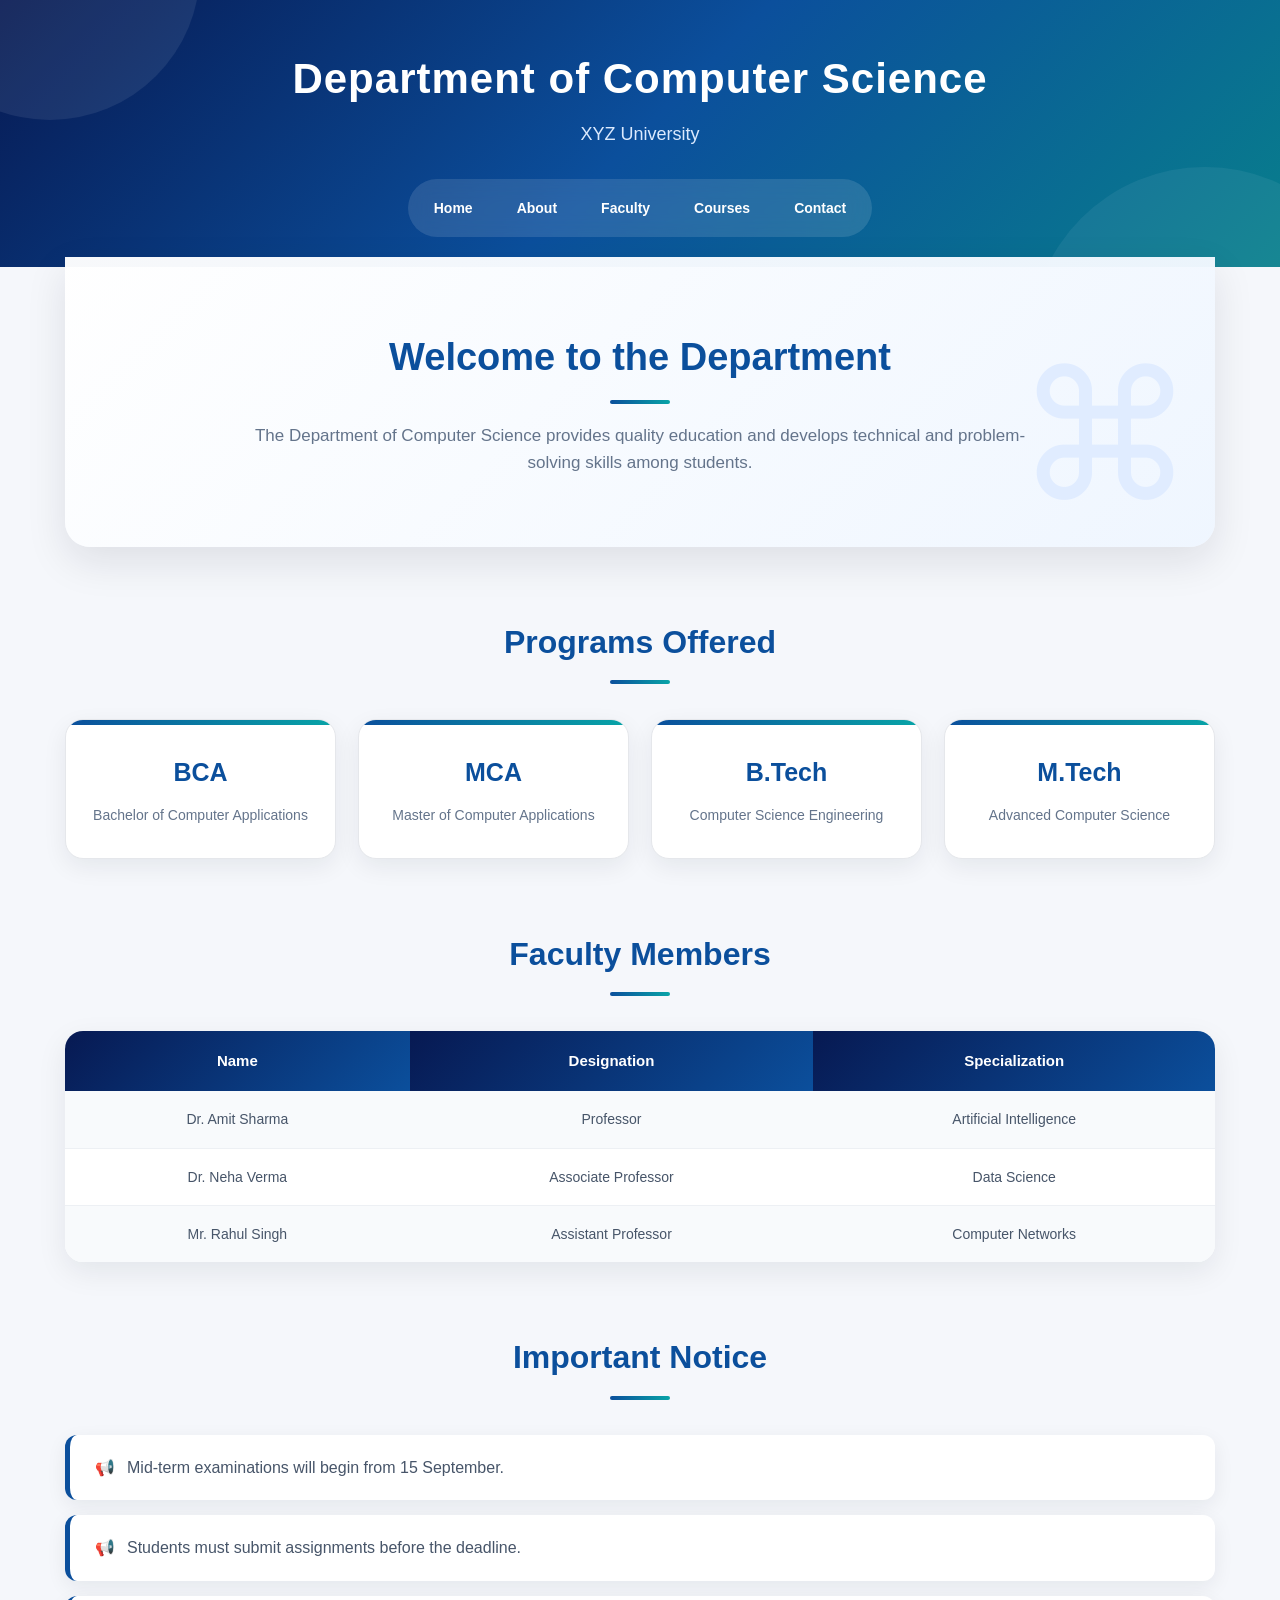
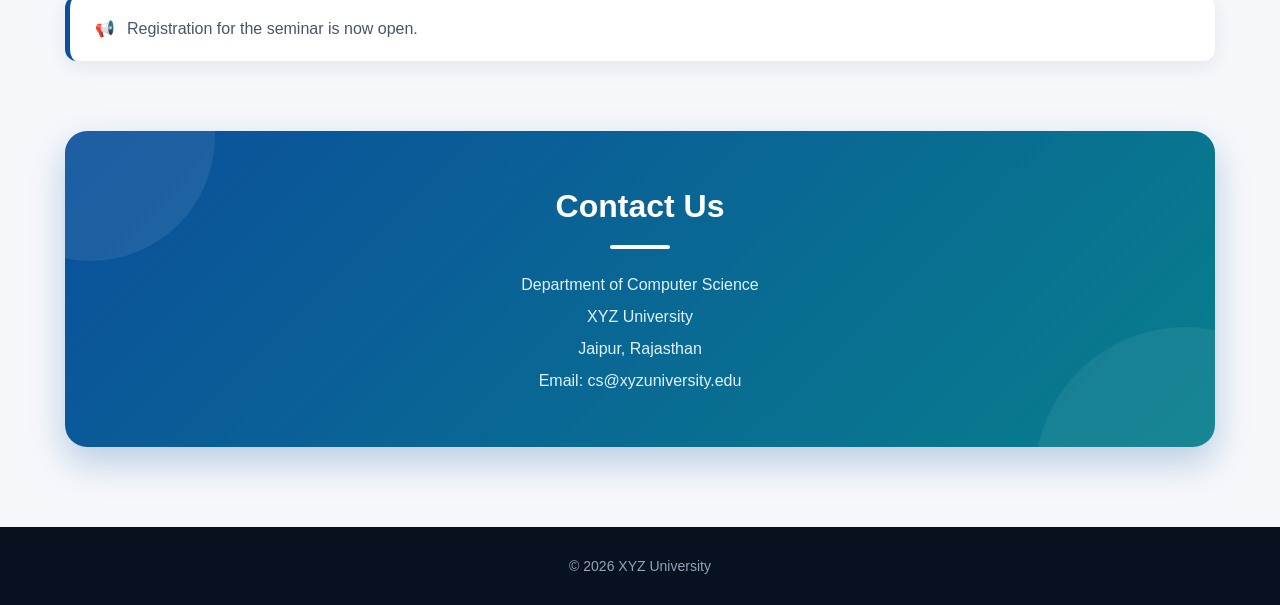
<file: p5/index.html>
<!DOCTYPE html>
<html lang="en">
<head>
    <meta charset="UTF-8">
    <meta name="viewport" content="width=device-width, initial-scale=1.0">
    <title>Department of Computer Science</title>
    <link rel="stylesheet" href="style.css">
</head>
<body>

<header>
    <h1>Department of Computer Science</h1>
    <h3>XYZ University</h3>

    <nav>
        <a href="#">Home</a>
        <a href="#">About</a>
        <a href="#">Faculty</a>
        <a href="#">Courses</a>
        <a href="#">Contact</a>
    </nav>
</header>

<section class="hero">
    <h2>Welcome to the Department</h2>
    <p>
        The Department of Computer Science provides quality education
        and develops technical and problem-solving skills among students.
    </p>
</section>

<section>
    <h2>Programs Offered</h2>

    <div class="cards">

        <div class="card">
            <h3>BCA</h3>
            <p>Bachelor of Computer Applications</p>
        </div>

        <div class="card">
            <h3>MCA</h3>
            <p>Master of Computer Applications</p>
        </div>

        <div class="card">
            <h3>B.Tech</h3>
            <p>Computer Science Engineering</p>
        </div>

        <div class="card">
            <h3>M.Tech</h3>
            <p>Advanced Computer Science</p>
        </div>

    </div>
</section>

<section>
    <h2>Faculty Members</h2>

    <table>
        <tr>
            <th>Name</th>
            <th>Designation</th>
            <th>Specialization</th>
        </tr>

        <tr>
            <td>Dr. Amit Sharma</td>
            <td>Professor</td>
            <td>Artificial Intelligence</td>
        </tr>

        <tr>
            <td>Dr. Neha Verma</td>
            <td>Associate Professor</td>
            <td>Data Science</td>
        </tr>

        <tr>
            <td>Mr. Rahul Singh</td>
            <td>Assistant Professor</td>
            <td>Computer Networks</td>
        </tr>
    </table>
</section>

<section>
    <h2>Important Notice</h2>

    <ul class="notice">
        <li>Mid-term examinations will begin from 15 September.</li>
        <li>Students must submit assignments before the deadline.</li>
        <li>Registration for the seminar is now open.</li>
    </ul>
</section>

<section class="contact">
    <h2>Contact Us</h2>

    <p>
        Department of Computer Science<br>
        XYZ University<br>
        Jaipur, Rajasthan<br>
        Email: cs@xyzuniversity.edu
    </p>
</section>

<footer>
    <p>© 2026 XYZ University</p>
</footer>

</body>
</html>
</file>
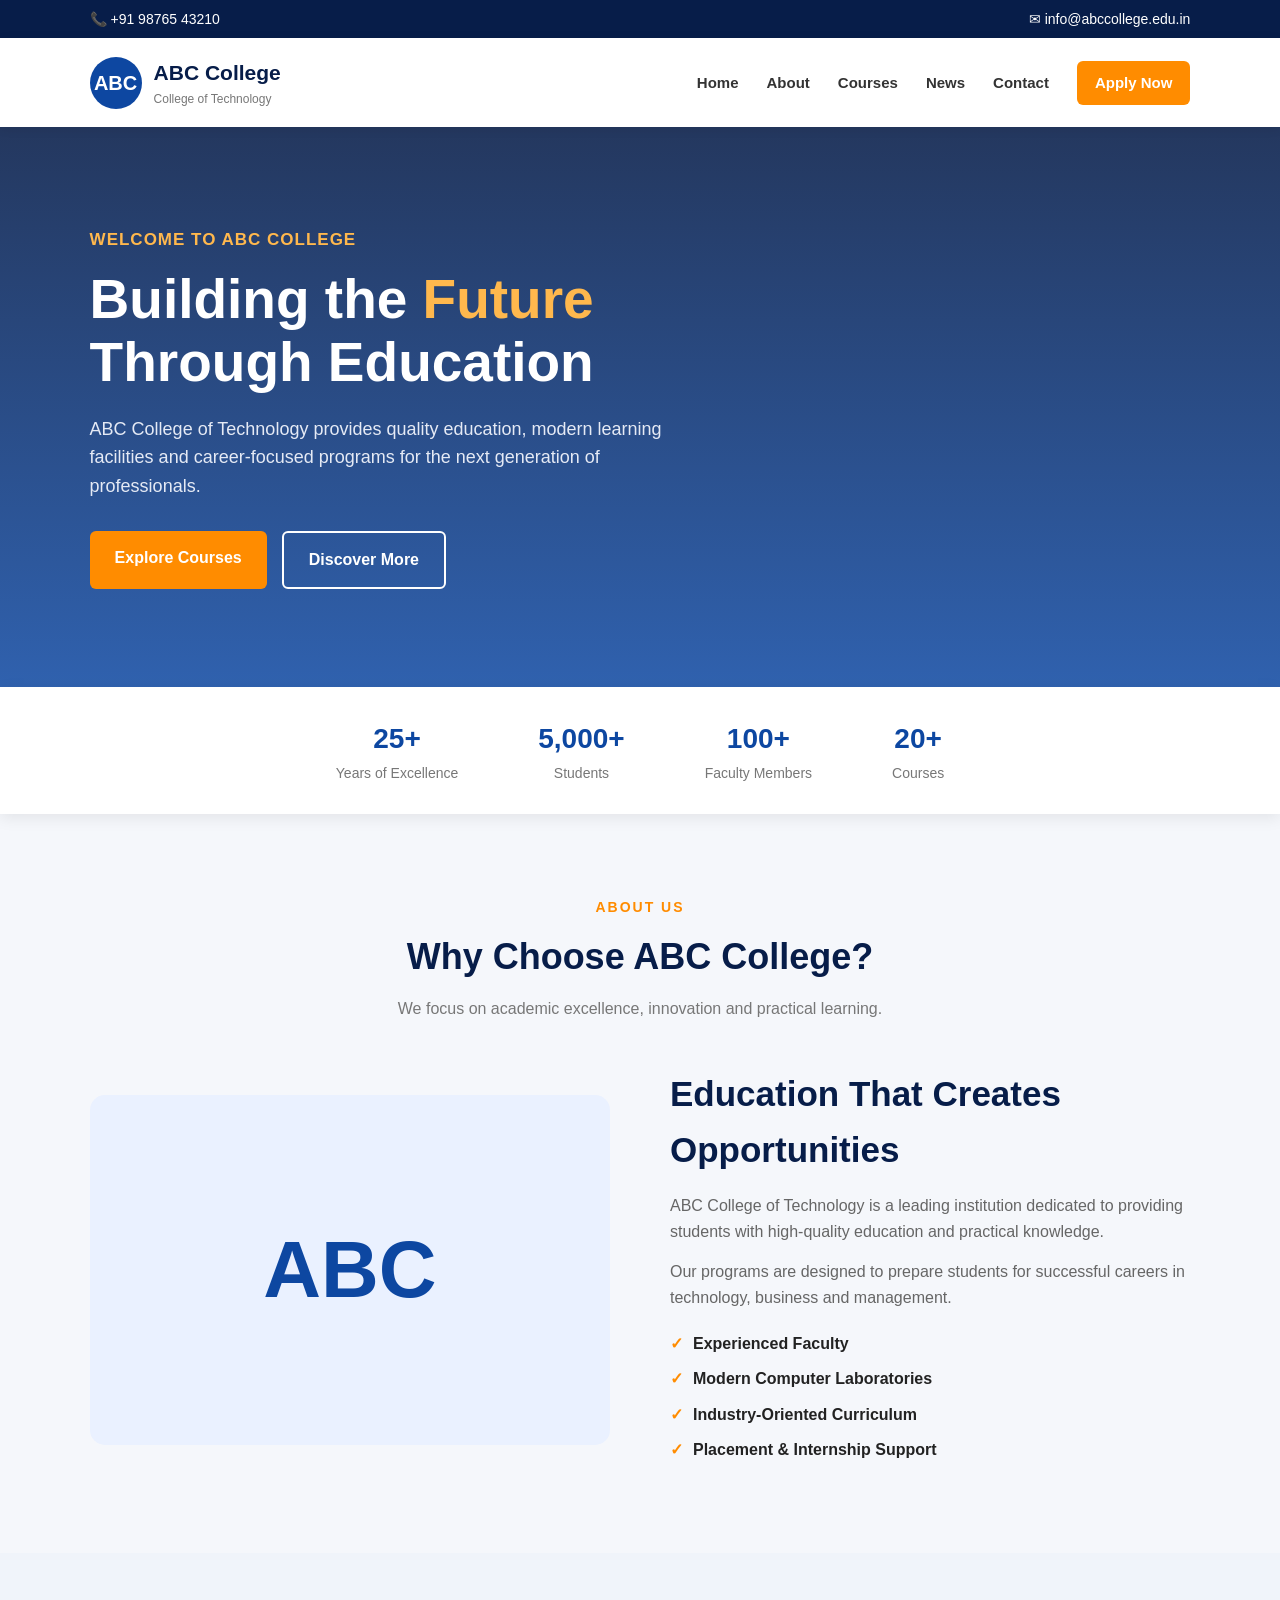
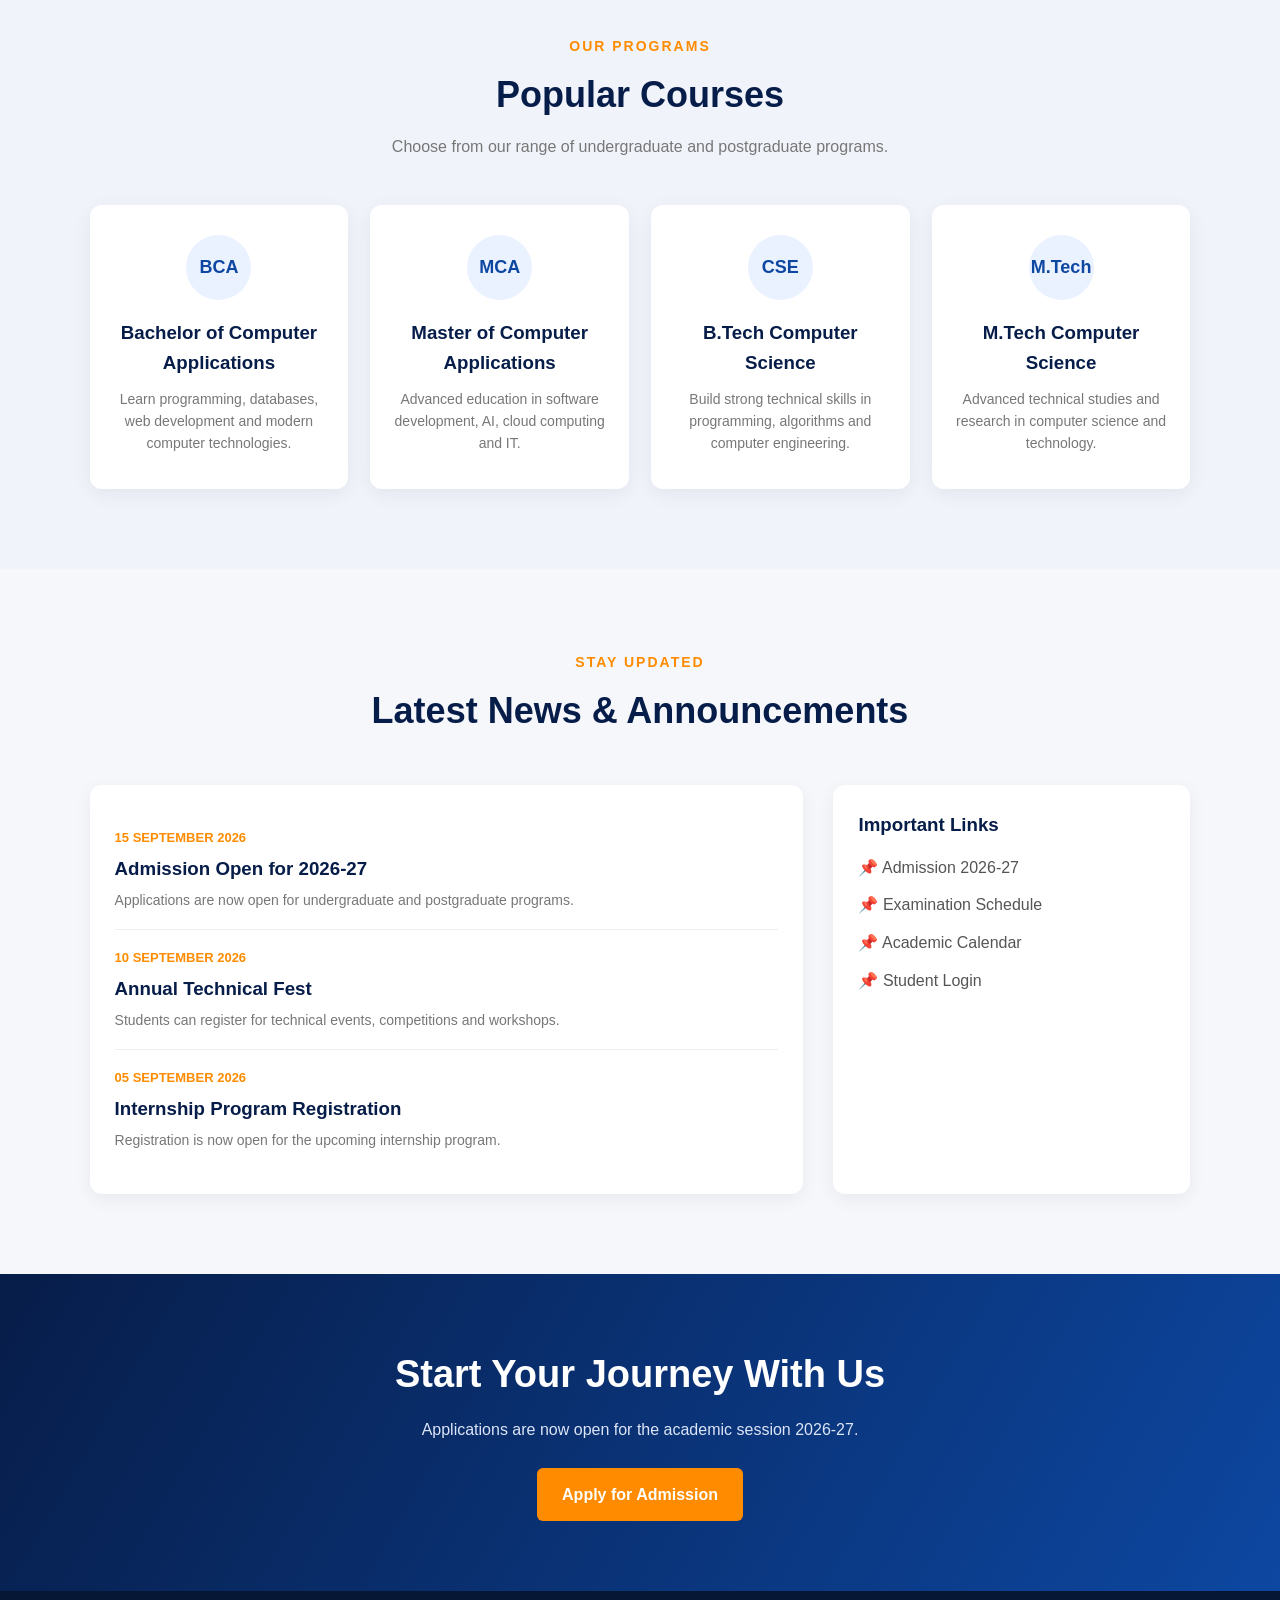
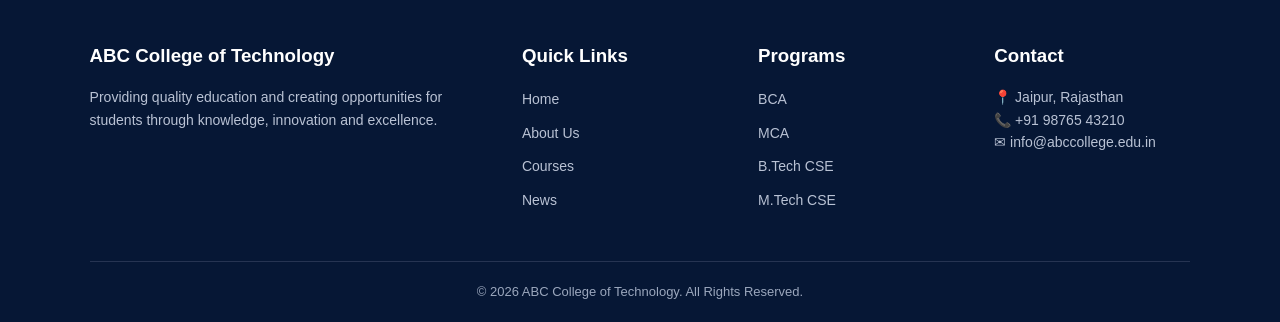
<file: p1/p1.html>
<!DOCTYPE html>
<html lang="en">

<head>
    <meta charset="UTF-8">
    <meta name="viewport" content="width=device-width, initial-scale=1.0">

    <title>ABC College of Technology</title>

    <!-- External CSS -->
    <link rel="stylesheet" href="style.css">
</head>

<body>

    <!-- TOP BAR -->
    <div class="top-bar">
        <span>📞 +91 98765 43210</span>
        <span>✉ info@abccollege.edu.in</span>
    </div>


    <!-- HEADER -->
    <header>

        <div class="logo">

            <div class="logo-icon">
                ABC
            </div>

            <div>
                <h1>ABC College</h1>
                <p>College of Technology</p>
            </div>

        </div>

        <nav>
            <a href="#home">Home</a>
            <a href="#about">About</a>
            <a href="#courses">Courses</a>
            <a href="#news">News</a>
            <a href="#contact">Contact</a>

            <a href="#admission" class="nav-button">
                Apply Now
            </a>
        </nav>

    </header>


    <!-- HERO SECTION -->
    <section class="hero" id="home">

        <div class="hero-content">

            <div class="hero-small">
                WELCOME TO ABC COLLEGE
            </div>

            <h2>
                Building the <span>Future</span>
                Through Education
            </h2>

            <p>
                ABC College of Technology provides quality education,
                modern learning facilities and career-focused programs
                for the next generation of professionals.
            </p>

            <div class="hero-buttons">

                <a href="#courses" class="btn btn-primary">
                    Explore Courses
                </a>

                <a href="#about" class="btn btn-outline">
                    Discover More
                </a>

            </div>

        </div>

    </section>


    <!-- STATS -->
    <section class="stats">

        <div class="stat">
            <h3>25+</h3>
            <p>Years of Excellence</p>
        </div>

        <div class="stat">
            <h3>5,000+</h3>
            <p>Students</p>
        </div>

        <div class="stat">
            <h3>100+</h3>
            <p>Faculty Members</p>
        </div>

        <div class="stat">
            <h3>20+</h3>
            <p>Courses</p>
        </div>

    </section>


    <!-- ABOUT -->
    <section class="section" id="about">

        <div class="section-title">

            <span>About Us</span>

            <h2>Why Choose ABC College?</h2>

            <p>
                We focus on academic excellence, innovation and
                practical learning.
            </p>

        </div>


        <div class="about">

            <div class="about-box">
                ABC
            </div>


            <div class="about-content">

                <h2>Education That Creates Opportunities</h2>

                <p>
                    ABC College of Technology is a leading institution
                    dedicated to providing students with high-quality
                    education and practical knowledge.
                </p>

                <p>
                    Our programs are designed to prepare students
                    for successful careers in technology, business
                    and management.
                </p>

                <ul class="about-list">

                    <li>Experienced Faculty</li>
                    <li>Modern Computer Laboratories</li>
                    <li>Industry-Oriented Curriculum</li>
                    <li>Placement & Internship Support</li>

                </ul>

            </div>

        </div>

    </section>


    <!-- COURSES -->
    <section class="section courses-section" id="courses">

        <div class="section-title">

            <span>Our Programs</span>

            <h2>Popular Courses</h2>

            <p>
                Choose from our range of undergraduate and
                postgraduate programs.
            </p>

        </div>


        <div class="courses">

            <div class="course-card">

                <div class="course-icon">
                    BCA
                </div>

                <h3>
                    Bachelor of Computer Applications
                </h3>

                <p>
                    Learn programming, databases, web development
                    and modern computer technologies.
                </p>

            </div>


            <div class="course-card">

                <div class="course-icon">
                    MCA
                </div>

                <h3>
                    Master of Computer Applications
                </h3>

                <p>
                    Advanced education in software development,
                    AI, cloud computing and IT.
                </p>

            </div>


            <div class="course-card">

                <div class="course-icon">
                    CSE
                </div>

                <h3>
                    B.Tech Computer Science
                </h3>

                <p>
                    Build strong technical skills in programming,
                    algorithms and computer engineering.
                </p>

            </div>


            <div class="course-card">

                <div class="course-icon">
                    M.Tech
                </div>

                <h3>
                    M.Tech Computer Science
                </h3>

                <p>
                    Advanced technical studies and research
                    in computer science and technology.
                </p>

            </div>

        </div>

    </section>


    <!-- NEWS -->
    <section class="section" id="news">

        <div class="section-title">

            <span>Stay Updated</span>

            <h2>Latest News & Announcements</h2>

        </div>


        <div class="news-container">

            <div class="news-box">

                <div class="news-item">

                    <div class="news-date">
                        15 SEPTEMBER 2026
                    </div>

                    <h3>
                        Admission Open for 2026-27
                    </h3>

                    <p>
                        Applications are now open for undergraduate
                        and postgraduate programs.
                    </p>

                </div>


                <div class="news-item">

                    <div class="news-date">
                        10 SEPTEMBER 2026
                    </div>

                    <h3>
                        Annual Technical Fest
                    </h3>

                    <p>
                        Students can register for technical events,
                        competitions and workshops.
                    </p>

                </div>


                <div class="news-item">

                    <div class="news-date">
                        05 SEPTEMBER 2026
                    </div>

                    <h3>
                        Internship Program Registration
                    </h3>

                    <p>
                        Registration is now open for the upcoming
                        internship program.
                    </p>

                </div>

            </div>


            <div class="news-box">

                <h3>Important Links</h3>

                <p>📌 Admission 2026-27</p>
                <p>📌 Examination Schedule</p>
                <p>📌 Academic Calendar</p>
                <p>📌 Student Login</p>

            </div>

        </div>

    </section>


    <!-- ADMISSION -->
    <section class="admission" id="admission">

        <h2>Start Your Journey With Us</h2>

        <p>
            Applications are now open for the academic session 2026-27.
        </p>

        <a href="#" class="btn btn-primary">
            Apply for Admission
        </a>

    </section>


    <!-- FOOTER -->
    <footer id="contact">

        <div class="footer-container">

            <div>

                <h3>ABC College of Technology</h3>

                <p>
                    Providing quality education and creating
                    opportunities for students through knowledge,
                    innovation and excellence.
                </p>

            </div>


            <div>

                <h3>Quick Links</h3>

                <ul>
                    <li><a href="#home">Home</a></li>
                    <li><a href="#about">About Us</a></li>
                    <li><a href="#courses">Courses</a></li>
                    <li><a href="#news">News</a></li>
                </ul>

            </div>


            <div>

                <h3>Programs</h3>

                <ul>
                    <li><a href="#">BCA</a></li>
                    <li><a href="#">MCA</a></li>
                    <li><a href="#">B.Tech CSE</a></li>
                    <li><a href="#">M.Tech CSE</a></li>
                </ul>

            </div>


            <div>

                <h3>Contact</h3>

                <p>📍 Jaipur, Rajasthan</p>
                <p>📞 +91 98765 43210</p>
                <p>✉ info@abccollege.edu.in</p>

            </div>

        </div>


        <div class="copyright">
            © 2026 ABC College of Technology. All Rights Reserved.
        </div>

    </footer>

</body>
</html>
</file>
<file: p2/style.css>
/* =========================
   RESET
========================= */

* {
    margin: 0;
    padding: 0;
    box-sizing: border-box;
    font-family: "Segoe UI", Arial, sans-serif;
}

html {
    scroll-behavior: smooth;
}

body {
    background: #f6fbfc;
    color: #24323d;
    line-height: 1.6;
}


/* =========================
   TOP BAR
========================= */

.top-bar {
    background: #063b4c;
    color: white;

    padding: 8px 7%;

    display: flex;
    justify-content: space-between;

    font-size: 13px;
}


/* =========================
   HEADER
========================= */

header {
    background: white;

    padding: 17px 7%;

    display: flex;
    justify-content: space-between;
    align-items: center;

    box-shadow: 0 2px 12px rgba(0, 0, 0, 0.07);

    position: sticky;
    top: 0;

    z-index: 1000;
}

.logo {
    display: flex;
    align-items: center;
    gap: 12px;
}

.logo-icon {
    width: 50px;
    height: 50px;

    background: #0b9a9a;

    color: white;

    border-radius: 10px;

    display: flex;
    justify-content: center;
    align-items: center;

    font-size: 30px;
    font-weight: bold;
}

.logo h1 {
    color: #063b4c;
    font-size: 21px;
}

.logo p {
    color: #7b8b94;
    font-size: 12px;
}


/* =========================
   NAVIGATION
========================= */

nav {
    display: flex;
    align-items: center;
    gap: 25px;
}

nav a {
    text-decoration: none;

    color: #34444d;

    font-size: 14px;
    font-weight: 600;

    transition: 0.3s;
}

nav a:hover {
    color: #0b9a9a;
}

.appointment-btn {
    background: #0b9a9a;

    color: white !important;

    padding: 11px 18px;

    border-radius: 6px;
}

.appointment-btn:hover {
    background: #087f7f;
}


/* =========================
   HERO
========================= */

.hero {
    min-height: 570px;

    padding: 80px 7%;

    display: flex;

    justify-content: space-between;
    align-items: center;

    gap: 40px;

    color: white;

    background:
        linear-gradient(
            110deg,
            #063b4c,
            #087f87
        );
}

.hero-content {
    max-width: 680px;
}

.hero-tag {
    color: #72e0dc;

    font-size: 14px;

    font-weight: bold;

    letter-spacing: 2px;

    margin-bottom: 15px;
}

.hero h2 {
    font-size: 56px;

    line-height: 1.15;

    margin-bottom: 20px;
}

.hero h2 span {
    color: #72e0dc;
}

.hero-description {
    color: #d9eeee;

    font-size: 18px;

    max-width: 600px;
}

.hero-buttons {
    margin-top: 30px;

    display: flex;

    gap: 15px;
}

.btn {
    text-decoration: none;

    padding: 14px 24px;

    border-radius: 6px;

    font-weight: bold;

    display: inline-block;
}

.primary-btn {
    background: #f39c12;
    color: white;
}

.primary-btn:hover {
    background: #d98608;
}

.secondary-btn {
    border: 2px solid white;
    color: white;
}

.secondary-btn:hover {
    background: white;
    color: #063b4c;
}


/* =========================
   EMERGENCY CARD
========================= */

.emergency-card {
    background: white;

    color: #24323d;

    width: 310px;

    padding: 25px;

    border-radius: 12px;

    display: flex;

    align-items: center;

    gap: 18px;

    box-shadow: 0 15px 40px rgba(0, 0, 0, 0.18);
}

.emergency-icon {
    width: 55px;
    height: 55px;

    border-radius: 50%;

    background: #ffe9e9;

    color: #e53935;

    display: flex;

    align-items: center;
    justify-content: center;

    font-size: 30px;
    font-weight: bold;
}

.emergency-card h3 {
    color: #063b4c;
}

.emergency-card p {
    color: #7b8b94;
    font-size: 13px;
}

.emergency-card strong {
    color: #e53935;
    font-size: 20px;
}


/* =========================
   QUICK SERVICES
========================= */

.quick-services {
    background: white;

    display: grid;

    grid-template-columns: repeat(4, 1fr);

    padding: 35px 7%;

    gap: 20px;

    box-shadow: 0 5px 20px rgba(0, 0, 0, 0.07);
}

.quick-card {
    text-align: center;

    padding: 15px;

    border-right: 1px solid #e6eeee;
}

.quick-card:last-child {
    border-right: none;
}

.quick-icon {
    font-size: 32px;

    margin-bottom: 8px;
}

.quick-card h3 {
    color: #063b4c;

    font-size: 17px;
}

.quick-card p {
    color: #7b8b94;

    font-size: 13px;
}


/* =========================
   COMMON SECTION
========================= */

.section {
    padding: 85px 7%;
}

.section-title {
    text-align: center;

    margin-bottom: 50px;
}

.section-title span {
    color: #0b9a9a;

    font-size: 13px;

    font-weight: bold;

    letter-spacing: 2px;
}

.section-title h2 {
    color: #063b4c;

    font-size: 36px;

    margin-top: 7px;
}

.section-title p {
    color: #7b8b94;

    max-width: 650px;

    margin: 10px auto;
}


/* =========================
   ABOUT
========================= */

.about {
    display: grid;

    grid-template-columns: 1fr 1fr;

    gap: 60px;

    align-items: center;
}

.about-image {
    height: 380px;

    border-radius: 15px;

    background:
        linear-gradient(
            135deg,
            #d9f4f3,
            #a8dedd
        );

    display: flex;

    flex-direction: column;

    align-items: center;
    justify-content: center;
}

.medical-symbol {
    width: 120px;
    height: 120px;

    border-radius: 20px;

    background: #0b9a9a;

    color: white;

    display: flex;

    align-items: center;
    justify-content: center;

    font-size: 80px;

    font-weight: bold;

    box-shadow: 0 10px 25px rgba(0, 0, 0, 0.15);
}

.image-text {
    color: #063b4c;

    font-size: 22px;

    font-weight: bold;

    margin-top: 20px;
}

.about-content h2 {
    color: #063b4c;

    font-size: 34px;

    margin-bottom: 15px;
}

.about-content p {
    color: #65757d;

    margin-bottom: 15px;
}

.about-content ul {
    list-style: none;

    margin-top: 20px;
}

.about-content li {
    margin: 12px 0;

    font-weight: 600;

    color: #34444d;
}

.about-content li::first-letter {
    color: #0b9a9a;
}


/* =========================
   DEPARTMENTS
========================= */

.departments-section {
    background: #eef8f8;
}

.departments {
    display: grid;

    grid-template-columns: repeat(3, 1fr);

    gap: 25px;
}

.department-card {
    background: white;

    padding: 30px;

    border-radius: 12px;

    box-shadow: 0 5px 20px rgba(0, 0, 0, 0.06);

    transition: 0.3s;

    border-bottom: 4px solid transparent;
}

.department-card:hover {
    transform: translateY(-7px);

    border-bottom-color: #0b9a9a;

    box-shadow: 0 12px 28px rgba(0, 0, 0, 0.1);
}

.department-icon {
    width: 60px;
    height: 60px;

    border-radius: 10px;

    background: #e1f5f4;

    display: flex;

    align-items: center;
    justify-content: center;

    font-size: 28px;

    margin-bottom: 18px;
}

.department-card h3 {
    color: #063b4c;

    margin-bottom: 10px;
}

.department-card p {
    color: #7b8b94;

    font-size: 14px;

    margin-bottom: 15px;
}

.department-card a {
    text-decoration: none;

    color: #0b9a9a;

    font-weight: bold;

    font-size: 14px;
}


/* =========================
   EMERGENCY SECTION
========================= */

.emergency-section {
    background: #fff3f3;

    padding: 55px 7%;

    display: flex;

    justify-content: space-between;

    align-items: center;

    gap: 30px;
}

.emergency-label {
    color: #e53935;

    font-weight: bold;

    letter-spacing: 1px;

    font-size: 13px;
}

.emergency-section h2 {
    color: #063b4c;

    font-size: 32px;

    margin: 5px 0;
}

.emergency-section p {
    color: #7b8b94;
}

.emergency-button {
    background: #e53935;

    color: white;

    text-decoration: none;

    padding: 15px 25px;

    border-radius: 7px;

    font-weight: bold;

    white-space: nowrap;
}

.emergency-button:hover {
    background: #c62828;
}


/* =========================
   APPOINTMENT
========================= */

.appointment-section {
    padding: 85px 7%;

    background: white;
}

.appointment-form {
    max-width: 800px;

    margin: auto;

    display: grid;

    grid-template-columns: 1fr 1fr;

    gap: 18px;
}

.appointment-form input,
.appointment-form select,
.appointment-form textarea {
    width: 100%;

    padding: 14px;

    border: 1px solid #d9e2e5;

    border-radius: 6px;

    outline: none;

    font-size: 14px;
}

.appointment-form input:focus,
.appointment-form select:focus,
.appointment-form textarea:focus {
    border-color: #0b9a9a;
}

.appointment-form textarea {
    grid-column: 1 / 3;

    resize: vertical;
}

.appointment-form button {
    grid-column: 1 / 3;

    border: none;

    background: #0b9a9a;

    color: white;

    padding: 15px;

    border-radius: 6px;

    font-size: 16px;

    font-weight: bold;

    cursor: pointer;
}

.appointment-form button:hover {
    background: #087f7f;
}


/* =========================
   CONTACT
========================= */

.contact-section {
    padding: 80px 7%;
}

.contact-container {
    display: grid;

    grid-template-columns: repeat(3, 1fr);

    gap: 25px;
}

.contact-card {
    background: white;

    padding: 30px;

    text-align: center;

    border-radius: 12px;

    box-shadow: 0 5px 20px rgba(0, 0, 0, 0.06);
}

.contact-icon {
    font-size: 32px;

    margin-bottom: 12px;
}

.contact-card h3 {
    color: #063b4c;

    margin-bottom: 8px;
}

.contact-card p {
    color: #7b8b94;

    font-size: 14px;
}


/* =========================
   FOOTER
========================= */

footer {
    background: #052e3b;

    color: white;

    padding: 55px 7% 20px;
}

.footer-container {
    display: grid;

    grid-template-columns: 2fr 1fr 1fr 1fr;

    gap: 40px;
}

.footer-logo {
    display: flex;

    align-items: center;

    gap: 10px;

    margin-bottom: 15px;
}

.footer-logo-icon {
    width: 38px;
    height: 38px;

    background: #0b9a9a;

    border-radius: 7px;

    display: flex;

    justify-content: center;
    align-items: center;

    font-size: 23px;

    font-weight: bold;
}

.footer-container h3 {
    margin-bottom: 15px;
}

.footer-container p {
    color: #aec0c6;

    font-size: 14px;
}

.footer-container ul {
    list-style: none;
}

.footer-container li {
    margin: 8px 0;
}

.footer-container a {
    text-decoration: none;

    color: #aec0c6;

    font-size: 14px;
}

.footer-container a:hover {
    color: white;
}

.footer-emergency {
    color: #72e0dc !important;

    font-weight: bold;
}

.copyright {
    border-top: 1px solid #1c4d58;

    margin-top: 40px;

    padding-top: 20px;

    text-align: center;

    color: #91a9b0;

    font-size: 13px;
}


/* =========================
   TABLET
========================= */

@media (max-width: 950px) {

    nav {
        gap: 12px;
    }

    nav a {
        font-size: 13px;
    }

    .hero h2 {
        font-size: 45px;
    }

    .departments {
        grid-template-columns: repeat(2, 1fr);
    }

    .quick-services {
        grid-template-columns: repeat(2, 1fr);
    }

    .footer-container {
        grid-template-columns: 1fr 1fr;
    }

}


/* =========================
   MOBILE
========================= */

@media (max-width: 650px) {

    .top-bar {
        display: none;
    }

    header {
        flex-direction: column;

        gap: 15px;
    }

    nav {
        flex-wrap: wrap;

        justify-content: center;
    }

    .hero {
        flex-direction: column;

        text-align: center;

        padding: 60px 5%;
    }

    .hero h2 {
        font-size: 37px;
    }

    .hero-buttons {
        justify-content: center;

        flex-wrap: wrap;
    }

    .emergency-card {
        width: 100%;
        max-width: 350px;
    }

    .quick-services {
        grid-template-columns: 1fr 1fr;
    }

    .quick-card {
        border-right: none;
    }

    .about {
        grid-template-columns: 1fr;
    }

    .departments {
        grid-template-columns: 1fr;
    }

    .emergency-section {
        flex-direction: column;

        text-align: center;
    }

    .appointment-form {
        grid-template-columns: 1fr;
    }

    .appointment-form textarea,
    .appointment-form button {
        grid-column: 1;
    }

    .contact-container {
        grid-template-columns: 1fr;
    }

    .footer-container {
        grid-template-columns: 1fr;
    }

    .section {
        padding: 60px 5%;
    }

}
</file>
<file: p3/style.css>
/* =========================
   RESET
========================= */

* {
    margin: 0;
    padding: 0;
    box-sizing: border-box;
    font-family: "Segoe UI", Arial, sans-serif;
}

html {
    scroll-behavior: smooth;
}

body {
    background: #fffaf5;
    color: #30251f;
    line-height: 1.6;
}


/* =========================
   TOP BAR
========================= */

.top-bar {
    background: #32170c;
    color: #fff;

    padding: 8px 7%;

    display: flex;
    justify-content: space-between;

    font-size: 13px;
}


/* =========================
   HEADER
========================= */

header {
    background: #fff;

    padding: 18px 7%;

    display: flex;
    justify-content: space-between;
    align-items: center;

    box-shadow: 0 2px 12px rgba(0, 0, 0, 0.07);

    position: sticky;
    top: 0;

    z-index: 1000;
}

.logo {
    display: flex;
    align-items: center;
    gap: 12px;
}

.logo-icon {
    width: 50px;
    height: 50px;

    background: #e85d04;
    color: white;

    border-radius: 50%;

    display: flex;
    justify-content: center;
    align-items: center;

    font-size: 16px;
    font-weight: bold;
}

.logo h1 {
    color: #32170c;
    font-size: 22px;
}

.logo p {
    color: #8a7770;
    font-size: 12px;
}


/* =========================
   NAVIGATION
========================= */

nav {
    display: flex;
    align-items: center;
    gap: 25px;
}

nav a {
    text-decoration: none;

    color: #4b3b34;

    font-size: 14px;
    font-weight: 600;

    transition: 0.3s;
}

nav a:hover {
    color: #e85d04;
}

.reserve-btn {
    background: #e85d04;

    color: white !important;

    padding: 11px 18px;

    border-radius: 6px;
}

.reserve-btn:hover {
    background: #c94d00;
}


/* =========================
   HERO
========================= */

.hero {
    min-height: 570px;

    padding: 80px 7%;

    display: flex;

    justify-content: space-between;
    align-items: center;

    gap: 40px;

    color: white;

    background:
        linear-gradient(
            110deg,
            rgba(50, 23, 12, 0.97),
            rgba(143, 57, 13, 0.92)
        );
}

.hero-content {
    max-width: 680px;
}

.hero-tag {
    color: #ffb35c;

    font-size: 14px;

    font-weight: bold;

    letter-spacing: 2px;

    margin-bottom: 15px;
}

.hero h2 {
    font-size: 58px;

    line-height: 1.12;

    margin-bottom: 20px;
}

.hero h2 span {
    color: #ffb35c;
}

.hero-description {
    color: #f8e9dc;

    font-size: 18px;

    max-width: 600px;
}

.hero-buttons {
    margin-top: 30px;

    display: flex;

    gap: 15px;
}

.btn {
    text-decoration: none;

    padding: 14px 25px;

    border-radius: 6px;

    font-weight: bold;

    display: inline-block;
}

.primary-btn {
    background: #e85d04;
    color: white;
}

.primary-btn:hover {
    background: #c94d00;
}

.secondary-btn {
    border: 2px solid white;
    color: white;
}

.secondary-btn:hover {
    background: white;
    color: #32170c;
}


/* =========================
   HERO FOOD
========================= */

.hero-food {
    position: relative;

    width: 350px;
    height: 350px;

    display: flex;

    align-items: center;
    justify-content: center;
}

.food-circle {
    width: 280px;
    height: 280px;

    background: #fff;

    border-radius: 50%;

    display: flex;

    justify-content: center;
    align-items: center;

    font-size: 145px;

    box-shadow:
        0 20px 50px rgba(0, 0, 0, 0.3);
}

.floating-card {
    position: absolute;

    right: -15px;
    bottom: 20px;

    background: white;

    color: #32170c;

    padding: 15px 20px;

    border-radius: 10px;

    box-shadow: 0 10px 30px rgba(0, 0, 0, 0.2);
}

.floating-card strong {
    color: #e85d04;
}

.floating-card p {
    font-size: 13px;
}


/* =========================
   FEATURES
========================= */

.features {
    background: white;

    display: grid;

    grid-template-columns: repeat(4, 1fr);

    padding: 35px 7%;

    gap: 20px;

    box-shadow: 0 5px 20px rgba(0, 0, 0, 0.06);
}

.feature-card {
    text-align: center;

    padding: 15px;

    border-right: 1px solid #eee2d9;
}

.feature-card:last-child {
    border-right: none;
}

.feature-icon {
    font-size: 32px;

    margin-bottom: 8px;
}

.feature-card h3 {
    color: #32170c;

    font-size: 17px;
}

.feature-card p {
    color: #8a7770;

    font-size: 13px;
}


/* =========================
   COMMON SECTION
========================= */

.section {
    padding: 85px 7%;
}

.section-title {
    text-align: center;

    margin-bottom: 50px;
}

.section-title span {
    color: #e85d04;

    font-size: 13px;

    font-weight: bold;

    letter-spacing: 2px;
}

.section-title h2 {
    color: #32170c;

    font-size: 36px;

    margin-top: 7px;
}

.section-title p {
    color: #8a7770;

    max-width: 650px;

    margin: 10px auto;
}


/* =========================
   ABOUT
========================= */

.about {
    display: grid;

    grid-template-columns: 1fr 1fr;

    gap: 60px;

    align-items: center;
}

.about-image {
    height: 380px;

    border-radius: 15px;

    background:
        linear-gradient(
            135deg,
            #fff0df,
            #ffd1a6
        );

    display: flex;

    flex-direction: column;

    align-items: center;
    justify-content: center;
}

.restaurant-symbol {
    width: 130px;
    height: 130px;

    border-radius: 50%;

    background: #e85d04;

    color: white;

    display: flex;

    align-items: center;
    justify-content: center;

    font-size: 70px;

    box-shadow: 0 10px 25px rgba(0, 0, 0, 0.15);
}

.about-image h3 {
    color: #32170c;

    font-size: 25px;

    margin-top: 20px;
}

.about-image p {
    color: #8a7770;
}

.about-content h2 {
    color: #32170c;

    font-size: 34px;

    margin-bottom: 15px;
}

.about-content p {
    color: #6f625b;

    margin-bottom: 15px;
}

.about-content ul {
    list-style: none;

    margin-top: 20px;
}

.about-content li {
    margin: 12px 0;

    font-weight: 600;

    color: #4b3b34;
}


/* =========================
   MENU
========================= */

.menu-section {
    background: #fff3e7;
}

.menu-grid {
    display: grid;

    grid-template-columns: repeat(2, 1fr);

    gap: 25px;
}

.menu-card {
    background: white;

    border-radius: 12px;

    overflow: hidden;

    display: flex;

    box-shadow: 0 5px 20px rgba(0, 0, 0, 0.06);

    transition: 0.3s;
}

.menu-card:hover {
    transform: translateY(-5px);

    box-shadow: 0 12px 28px rgba(0, 0, 0, 0.12);
}

.menu-image {
    width: 180px;

    min-height: 190px;

    display: flex;

    align-items: center;
    justify-content: center;

    font-size: 80px;
}

.pizza {
    background: #ffe0bd;
}

.paneer {
    background: #e5f0d5;
}

.burger {
    background: #ffe3bd;
}

.coffee {
    background: #e8d5c4;
}

.menu-info {
    padding: 22px;

    flex: 1;
}

.menu-title {
    display: flex;

    justify-content: space-between;

    gap: 15px;

    align-items: center;
}

.menu-title h3 {
    color: #32170c;
}

.menu-title span {
    color: #e85d04;

    font-size: 19px;

    font-weight: bold;
}

.menu-info p {
    color: #8a7770;

    font-size: 13px;

    margin: 10px 0;
}

.category {
    background: #fff0df;

    color: #c94d00;

    padding: 5px 10px;

    border-radius: 20px;

    font-size: 11px;

    font-weight: bold;
}


/* =========================
   SPECIAL OFFER
========================= */

.offer {
    background:
        linear-gradient(
            110deg,
            #32170c,
            #9a3d0a
        );

    color: white;

    padding: 55px 7%;

    display: flex;

    align-items: center;

    justify-content: space-between;

    gap: 30px;
}

.offer-tag {
    color: #ffb35c;

    font-size: 13px;

    font-weight: bold;

    letter-spacing: 2px;
}

.offer h2 {
    font-size: 32px;

    margin: 5px 0;
}

.offer p {
    color: #f3dfd0;
}

.offer-button {
    background: #e85d04;

    color: white;

    text-decoration: none;

    padding: 14px 25px;

    border-radius: 6px;

    font-weight: bold;

    white-space: nowrap;
}

.offer-button:hover {
    background: #c94d00;
}


/* =========================
   OPENING HOURS
========================= */

.hours-section {
    padding: 70px 7%;

    background: white;
}

.hours-box {
    max-width: 750px;

    margin: auto;

    background: #fff5e9;

    border: 1px solid #ffe0bd;

    border-radius: 15px;

    padding: 30px;

    display: flex;

    align-items: center;

    justify-content: center;

    gap: 25px;

    text-align: left;
}

.hours-icon {
    font-size: 55px;
}

.small-title {
    color: #e85d04;

    font-size: 13px;

    font-weight: bold;

    letter-spacing: 1px;
}

.hours-box h2 {
    color: #32170c;

    font-size: 30px;
}

.hours-box p {
    color: #8a7770;
}

.hours-box strong {
    color: #e85d04;

    font-size: 18px;
}


/* =========================
   RESERVATION
========================= */

.reservation {
    padding: 85px 7%;

    background: #fff3e7;
}

.reservation-form {
    max-width: 800px;

    margin: auto;

    display: grid;

    grid-template-columns: 1fr 1fr;

    gap: 18px;
}

.reservation-form input,
.reservation-form select,
.reservation-form textarea {
    width: 100%;

    padding: 14px;

    border: 1px solid #e5d8ce;

    border-radius: 6px;

    outline: none;

    font-size: 14px;
}

.reservation-form input:focus,
.reservation-form select:focus,
.reservation-form textarea:focus {
    border-color: #e85d04;
}

.reservation-form textarea {
    grid-column: 1 / 3;

    resize: vertical;
}

.reservation-form button {
    grid-column: 1 / 3;

    border: none;

    background: #e85d04;

    color: white;

    padding: 15px;

    border-radius: 6px;

    font-size: 16px;

    font-weight: bold;

    cursor: pointer;
}

.reservation-form button:hover {
    background: #c94d00;
}


/* =========================
   CONTACT
========================= */

.contact-section {
    background: white;
}

.contact-grid {
    display: grid;

    grid-template-columns: repeat(3, 1fr);

    gap: 25px;
}

.contact-card {
    background: #fffaf5;

    padding: 30px;

    text-align: center;

    border-radius: 12px;

    border: 1px solid #f1e2d6;
}

.contact-icon {
    font-size: 32px;

    margin-bottom: 12px;
}

.contact-card h3 {
    color: #32170c;

    margin-bottom: 8px;
}

.contact-card p {
    color: #8a7770;

    font-size: 14px;
}


/* =========================
   FOOTER
========================= */

footer {
    background: #32170c;

    color: white;

    padding: 55px 7% 20px;
}

.footer-container {
    display: grid;

    grid-template-columns: 2fr 1fr 1fr 1fr;

    gap: 40px;
}

.footer-logo {
    display: flex;

    align-items: center;

    gap: 10px;

    margin-bottom: 15px;
}

.footer-icon {
    width: 38px;
    height: 38px;

    background: #e85d04;

    border-radius: 50%;

    display: flex;

    justify-content: center;
    align-items: center;

    font-size: 13px;

    font-weight: bold;
}

.footer-container h3 {
    margin-bottom: 15px;
}

.footer-container p {
    color: #d2bfb2;

    font-size: 14px;
}

.footer-container ul {
    list-style: none;
}

.footer-container li {
    margin: 8px 0;

    color: #d2bfb2;

    font-size: 14px;
}

.footer-container a {
    text-decoration: none;

    color: #d2bfb2;

    font-size: 14px;
}

.footer-container a:hover {
    color: white;
}

.footer-phone {
    color: #ffb35c !important;

    margin-top: 12px;
}

.copyright {
    border-top: 1px solid #5b3828;

    margin-top: 40px;

    padding-top: 20px;

    text-align: center;

    color: #bda99d;

    font-size: 13px;
}


/* =========================
   TABLET
========================= */

@media (max-width: 950px) {

    nav {
        gap: 12px;
    }

    nav a {
        font-size: 13px;
    }

    .hero h2 {
        font-size: 45px;
    }

    .features {
        grid-template-columns: repeat(2, 1fr);
    }

    .footer-container {
        grid-template-columns: 1fr 1fr;
    }

}


/* =========================
   MOBILE
========================= */

@media (max-width: 650px) {

    .top-bar {
        display: none;
    }

    header {
        flex-direction: column;

        gap: 15px;
    }

    nav {
        flex-wrap: wrap;

        justify-content: center;
    }

    .hero {
        flex-direction: column;

        text-align: center;

        padding: 60px 5%;
    }

    .hero h2 {
        font-size: 37px;
    }

    .hero-buttons {
        justify-content: center;

        flex-wrap: wrap;
    }

    .hero-food {
        width: 280px;
        height: 280px;
    }

    .food-circle {
        width: 220px;
        height: 220px;

        font-size: 110px;
    }

    .floating-card {
        right: -5px;
    }

    .features {
        grid-template-columns: 1fr 1fr;
    }

    .about {
        grid-template-columns: 1fr;
    }

    .menu-grid {
        grid-template-columns: 1fr;
    }

    .menu-card {
        flex-direction: column;
    }

    .menu-image {
        width: 100%;
        min-height: 160px;
    }

    .offer {
        flex-direction: column;

        text-align: center;
    }

    .hours-box {
        flex-direction: column;

        text-align: center;
    }

    .reservation-form {
        grid-template-columns: 1fr;
    }

    .reservation-form textarea,
    .reservation-form button {
        grid-column: 1;
    }

    .contact-grid {
        grid-template-columns: 1fr;
    }

    .footer-container {
        grid-template-columns: 1fr;
    }

    .section {
        padding: 60px 5%;
    }

}
</file>
<file: p4/style.css>
* {
    margin: 0;
    padding: 0;
    box-sizing: border-box;
}

html {
    scroll-behavior: smooth;
}

body {
    font-family: Arial, Helvetica, sans-serif;
    color: #222;
    background: #ffffff;
    line-height: 1.6;
}

a {
    text-decoration: none;
    color: inherit;
}

.container {
    width: 90%;
    max-width: 1200px;
    margin: auto;
}


/* ================= HEADER ================= */

header {
    background: #ffffff;
    border-bottom: 1px solid #eeeeee;
    position: sticky;
    top: 0;
    z-index: 1000;
}

.nav-container {
    min-height: 75px;
    display: flex;
    align-items: center;
    justify-content: space-between;
    gap: 25px;
}

.logo {
    font-size: 22px;
    font-weight: bold;
    color: #222;
}

.logo span {
    color: #7c3aed;
}

nav {
    display: flex;
    gap: 28px;
}

nav a {
    font-size: 15px;
    font-weight: 600;
    color: #444;
    transition: 0.3s;
}

nav a:hover {
    color: #7c3aed;
}

.shop-btn {
    background: #7c3aed;
    color: white;
    padding: 11px 20px;
    border-radius: 8px;
    font-weight: bold;
    transition: 0.3s;
}

.shop-btn:hover {
    background: #5b21b6;
    transform: translateY(-2px);
}


/* ================= HERO ================= */

.hero {
    background: linear-gradient(135deg, #f5f3ff, #faf5ff);
    padding: 90px 0;
}

.hero-content {
    display: flex;
    align-items: center;
    justify-content: space-between;
    gap: 60px;
}

.hero-text {
    max-width: 650px;
}

.tag {
    display: inline-block;
    background: #ede9fe;
    color: #6d28d9;
    padding: 8px 15px;
    border-radius: 30px;
    font-size: 13px;
    font-weight: bold;
    margin-bottom: 20px;
}

.hero h1 {
    font-size: 54px;
    line-height: 1.15;
    margin-bottom: 20px;
    color: #18181b;
}

.hero h1 span {
    display: block;
    color: #7c3aed;
}

.hero p {
    font-size: 18px;
    color: #666;
    max-width: 600px;
    margin-bottom: 30px;
}

.hero-buttons {
    display: flex;
    gap: 15px;
}

.primary-btn,
.secondary-btn {
    padding: 14px 24px;
    border-radius: 8px;
    font-weight: bold;
    transition: 0.3s;
}

.primary-btn {
    background: #7c3aed;
    color: white;
}

.primary-btn:hover {
    background: #5b21b6;
    transform: translateY(-2px);
}

.secondary-btn {
    border: 2px solid #7c3aed;
    color: #7c3aed;
}

.secondary-btn:hover {
    background: #7c3aed;
    color: white;
}


/* Hero Book */

.hero-book {
    width: 350px;
    height: 400px;
    display: flex;
    justify-content: center;
    align-items: center;
}

.book-cover {
    width: 240px;
    height: 320px;
    border-radius: 8px;
    background: linear-gradient(145deg, #7c3aed, #4c1d95);
    color: white;
    box-shadow: 20px 25px 40px rgba(0, 0, 0, 0.18);
    display: flex;
    flex-direction: column;
    align-items: center;
    justify-content: center;
    transform: rotate(4deg);
}

.book-icon {
    font-size: 75px;
    margin-bottom: 20px;
}

.book-cover h3 {
    font-size: 36px;
    letter-spacing: 5px;
}

.book-cover p {
    color: white;
    font-size: 12px;
    letter-spacing: 2px;
}


/* ================= FEATURES ================= */

.features {
    padding: 50px 0;
    background: white;
}

.feature-grid {
    display: grid;
    grid-template-columns: repeat(4, 1fr);
    gap: 20px;
}

.feature-card {
    padding: 25px;
    text-align: center;
    border: 1px solid #eeeeee;
    border-radius: 12px;
    transition: 0.3s;
}

.feature-card:hover {
    transform: translateY(-6px);
    box-shadow: 0 15px 30px rgba(0, 0, 0, 0.08);
}

.feature-icon {
    font-size: 35px;
    margin-bottom: 10px;
}

.feature-card h3 {
    margin-bottom: 5px;
}

.feature-card p {
    color: #777;
    font-size: 14px;
}


/* ================= COMMON SECTION ================= */

.section {
    padding: 90px 0;
}

.section-heading {
    text-align: center;
    margin-bottom: 45px;
}

.section-heading span,
.about-label {
    color: #7c3aed;
    font-size: 13px;
    font-weight: bold;
    letter-spacing: 2px;
}

.section-heading h2 {
    font-size: 36px;
    margin: 8px 0;
}

.section-heading p {
    color: #777;
}


/* ================= CATEGORIES ================= */

.category-grid {
    display: grid;
    grid-template-columns: repeat(5, 1fr);
    gap: 20px;
}

.category-card {
    padding: 30px 20px;
    text-align: center;
    background: #fafafa;
    border-radius: 12px;
    border: 1px solid #eeeeee;
    transition: 0.3s;
}

.category-card:hover {
    background: #f5f3ff;
    border-color: #c4b5fd;
    transform: translateY(-5px);
}

.category-card > div {
    font-size: 40px;
    margin-bottom: 12px;
}

.category-card h3 {
    font-size: 17px;
    margin-bottom: 7px;
}

.category-card p {
    color: #777;
    font-size: 13px;
}


/* ================= BOOKS ================= */

.books-section {
    background: #fafafa;
}

.books-grid {
    display: grid;
    grid-template-columns: repeat(3, 1fr);
    gap: 25px;
}

.book-card {
    background: white;
    border-radius: 12px;
    overflow: hidden;
    border: 1px solid #eeeeee;
    transition: 0.3s;
}

.book-card:hover {
    transform: translateY(-7px);
    box-shadow: 0 18px 35px rgba(0, 0, 0, 0.1);
}

.book-image {
    height: 240px;
    display: flex;
    flex-direction: column;
    justify-content: center;
    align-items: center;
    color: white;
}

.book-image span {
    font-size: 70px;
    margin-bottom: 10px;
}

.book-image small {
    font-weight: bold;
    letter-spacing: 2px;
}

.programming {
    background: linear-gradient(135deg, #2563eb, #1e3a8a);
}

.web {
    background: linear-gradient(135deg, #0891b2, #164e63);
}

.database {
    background: linear-gradient(135deg, #059669, #064e3b);
}

.book-info {
    padding: 22px;
}

.book-category {
    color: #7c3aed;
    font-size: 12px;
    font-weight: bold;
    text-transform: uppercase;
}

.book-info h3 {
    margin: 7px 0;
    font-size: 20px;
}

.author {
    color: #777;
    font-size: 14px;
    margin-bottom: 20px;
}

.book-bottom {
    display: flex;
    align-items: center;
    justify-content: space-between;
}

.book-bottom strong {
    color: #111;
    font-size: 21px;
}

.book-bottom button {
    border: none;
    background: #7c3aed;
    color: white;
    padding: 9px 14px;
    border-radius: 6px;
    cursor: pointer;
    font-weight: bold;
}

.book-bottom button:hover {
    background: #5b21b6;
}


/* ================= OFFER ================= */

.offer {
    background: linear-gradient(135deg, #6d28d9, #4c1d95);
    color: white;
    padding: 55px 0;
}

.offer-content {
    display: flex;
    align-items: center;
    justify-content: space-between;
    gap: 30px;
}

.offer span {
    font-size: 13px;
    letter-spacing: 2px;
    font-weight: bold;
}

.offer h2 {
    font-size: 42px;
    margin: 5px 0;
}

.offer p {
    opacity: 0.9;
}

.offer-btn {
    background: white;
    color: #6d28d9;
    padding: 14px 24px;
    border-radius: 8px;
    font-weight: bold;
}

.offer-btn:hover {
    background: #f3f4f6;
}


/* ================= ABOUT ================= */

.about-grid {
    display: grid;
    grid-template-columns: 350px 1fr;
    gap: 70px;
    align-items: center;
}

.about-icon {
    height: 330px;
    background: #f5f3ff;
    border-radius: 20px;
    display: flex;
    align-items: center;
    justify-content: center;
    font-size: 130px;
}

.about h2 {
    font-size: 38px;
    margin: 8px 0 20px;
}

.about p {
    color: #666;
    margin-bottom: 15px;
}

.contact-info {
    display: flex;
    gap: 30px;
    margin-top: 30px;
    flex-wrap: wrap;
}

.contact-info strong {
    font-size: 14px;
}

.contact-info p {
    font-size: 13px;
    margin-top: 3px;
}


/* ================= FOOTER ================= */

footer {
    background: #18181b;
    color: white;
    padding-top: 60px;
}

.footer-grid {
    display: grid;
    grid-template-columns: 1.5fr 1fr 1fr 1fr;
    gap: 40px;
    padding-bottom: 45px;
}

.footer-grid h2 {
    margin-bottom: 15px;
}

.footer-grid h3 {
    margin-bottom: 15px;
}

.footer-grid p {
    color: #aaa;
    font-size: 14px;
    margin-bottom: 8px;
}

.footer-grid a {
    display: block;
    color: #aaa;
    font-size: 14px;
    margin-bottom: 8px;
    transition: 0.3s;
}

.footer-grid a:hover {
    color: white;
}

.footer-grid strong {
    font-size: 14px;
}

.copyright {
    border-top: 1px solid #333;
    text-align: center;
    padding: 20px;
}

.copyright p {
    color: #888;
    font-size: 13px;
}


/* ================= RESPONSIVE ================= */

@media (max-width: 950px) {

    nav {
        gap: 15px;
    }

    .hero h1 {
        font-size: 42px;
    }

    .feature-grid {
        grid-template-columns: repeat(2, 1fr);
    }

    .category-grid {
        grid-template-columns: repeat(3, 1fr);
    }

    .about-grid {
        grid-template-columns: 1fr;
    }

    .about-icon {
        height: 250px;
    }

    .footer-grid {
        grid-template-columns: repeat(2, 1fr);
    }
}


@media (max-width: 700px) {

    .nav-container {
        flex-wrap: wrap;
        padding: 15px 0;
    }

    nav {
        order: 3;
        width: 100%;
        justify-content: center;
        flex-wrap: wrap;
    }

    .hero {
        padding: 60px 0;
    }

    .hero-content {
        flex-direction: column;
        text-align: center;
    }

    .hero-buttons {
        justify-content: center;
        flex-wrap: wrap;
    }

    .hero-book {
        width: 100%;
        height: 350px;
    }

    .feature-grid {
        grid-template-columns: 1fr;
    }

    .category-grid {
        grid-template-columns: repeat(2, 1fr);
    }

    .books-grid {
        grid-template-columns: 1fr;
    }

    .offer-content {
        flex-direction: column;
        text-align: center;
    }

    .footer-grid {
        grid-template-columns: 1fr;
    }
}


@media (max-width: 450px) {

    .logo {
        font-size: 18px;
    }

    .shop-btn {
        padding: 9px 13px;
    }

    .hero h1 {
        font-size: 34px;
    }

    .hero p {
        font-size: 15px;
    }

    .category-grid {
        grid-template-columns: 1fr;
    }

    .section-heading h2 {
        font-size: 29px;
    }
}
</file>
<file: p5/style.css>
/* ================================
   GENERAL
================================ */

* {
    margin: 0;
    padding: 0;
    box-sizing: border-box;
}

html {
    scroll-behavior: smooth;
}

body {
    font-family: "Segoe UI", Arial, sans-serif;
    background: #f5f7fb;
    color: #1f2937;
    line-height: 1.6;
}


/* ================================
   HEADER
================================ */

header {
    background: linear-gradient(135deg, #071952, #0b4f9c, #087f8c);
    color: white;
    text-align: center;
    padding: 45px 20px 30px;
    position: relative;
    overflow: hidden;
}

header::before {
    content: "";
    position: absolute;
    width: 300px;
    height: 300px;
    background: rgba(255, 255, 255, 0.08);
    border-radius: 50%;
    top: -180px;
    left: -100px;
}

header::after {
    content: "";
    position: absolute;
    width: 350px;
    height: 350px;
    background: rgba(255, 255, 255, 0.06);
    border-radius: 50%;
    bottom: -250px;
    right: -100px;
}

header h1 {
    position: relative;
    z-index: 2;
    font-size: 42px;
    font-weight: 700;
    letter-spacing: 1px;
    margin-bottom: 8px;
}

header h3 {
    position: relative;
    z-index: 2;
    font-size: 18px;
    font-weight: 400;
    color: #dbeafe;
    margin-bottom: 30px;
}


/* ================================
   NAVIGATION
================================ */

nav {
    position: relative;
    z-index: 5;
    display: inline-flex;
    align-items: center;
    justify-content: center;
    gap: 8px;
    background: rgba(255, 255, 255, 0.12);
    padding: 8px;
    border-radius: 50px;
    backdrop-filter: blur(10px);
}

nav a {
    color: white;
    text-decoration: none;
    padding: 10px 18px;
    border-radius: 30px;
    font-size: 14px;
    font-weight: 600;
    transition: all 0.3s ease;
}

nav a:hover {
    background: white;
    color: #0b4f9c;
    transform: translateY(-2px);
}


/* ================================
   HERO
================================ */

.hero {
    width: 90%;
    max-width: 1150px;
    margin: -10px auto 50px;
    padding: 70px 50px;
    text-align: center;

    background:
        linear-gradient(
            135deg,
            rgba(255,255,255,0.97),
            rgba(239,246,255,0.97)
        );

    border-radius: 0 0 25px 25px;

    box-shadow:
        0 15px 40px rgba(15, 23, 42, 0.10);

    position: relative;
    z-index: 2;
}

.hero::before {
    content: "⌘";
    position: absolute;
    font-size: 180px;
    color: #e0ecff;
    right: 20px;
    bottom: -35px;
    z-index: -1;
}

.hero h2 {
    font-size: 38px;
    color: #0b4f9c;
    margin-bottom: 18px;
}

.hero p {
    max-width: 800px;
    margin: auto;
    color: #64748b;
    font-size: 17px;
}


/* ================================
   ALL SECTIONS
================================ */

section:not(.hero) {
    width: 90%;
    max-width: 1150px;
    margin: 70px auto;
}

section > h2 {
    text-align: center;
    color: #0b4f9c;
    font-size: 32px;
    margin-bottom: 35px;
    position: relative;
}

section > h2::after {
    content: "";
    display: block;
    width: 60px;
    height: 4px;
    background: linear-gradient(90deg, #0b4f9c, #08a4a7);
    margin: 12px auto 0;
    border-radius: 10px;
}


/* ================================
   PROGRAM CARDS
================================ */

.cards {
    display: grid;
    grid-template-columns: repeat(4, 1fr);
    gap: 22px;
}

.card {
    background: white;
    padding: 32px 22px;
    text-align: center;
    border-radius: 18px;

    border: 1px solid #e5e7eb;

    box-shadow:
        0 8px 25px rgba(15, 23, 42, 0.07);

    transition: all 0.35s ease;

    position: relative;
    overflow: hidden;
}

.card::before {
    content: "";
    position: absolute;
    top: 0;
    left: 0;
    width: 100%;
    height: 5px;
    background: linear-gradient(
        90deg,
        #0b4f9c,
        #08a4a7
    );
}

.card:hover {
    transform: translateY(-10px);

    box-shadow:
        0 18px 35px rgba(15, 23, 42, 0.14);
}

.card h3 {
    font-size: 25px;
    color: #0b4f9c;
    margin-bottom: 12px;
}

.card p {
    color: #64748b;
    font-size: 14px;
}


/* ================================
   FACULTY TABLE
================================ */

table {
    width: 100%;
    border-collapse: separate;
    border-spacing: 0;

    background: white;

    border-radius: 18px;
    overflow: hidden;

    box-shadow:
        0 10px 30px rgba(15, 23, 42, 0.08);
}

table th {
    background: linear-gradient(
        135deg,
        #071952,
        #0b4f9c
    );

    color: white;

    padding: 18px 15px;

    font-size: 15px;
    font-weight: 600;
}

table td {
    padding: 17px 15px;
    text-align: center;

    color: #475569;

    border-bottom: 1px solid #edf0f4;
    font-size: 14px;
}

table tr:last-child td {
    border-bottom: none;
}

table tr:nth-child(even) {
    background: #f8fafc;
}

table tr:hover td {
    background: #eff6ff;
    color: #0b4f9c;
}


/* ================================
   IMPORTANT NOTICE
================================ */

.notice {
    list-style: none;

    display: grid;
    gap: 15px;

    padding: 0;
}

.notice li {
    background: white;

    padding: 20px 25px;

    border-radius: 12px;

    border-left: 5px solid #0b4f9c;

    box-shadow:
        0 6px 20px rgba(15, 23, 42, 0.07);

    color: #475569;

    transition: all 0.3s ease;

    position: relative;
}

.notice li::before {
    content: "📢";
    margin-right: 12px;
}

.notice li:hover {
    transform: translateX(7px);

    border-left-color: #08a4a7;

    box-shadow:
        0 10px 25px rgba(15, 23, 42, 0.10);
}


/* ================================
   CONTACT
================================ */

.contact {
    background:
        linear-gradient(
            135deg,
            #0b4f9c,
            #087f8c
        );

    color: white;

    padding: 50px !important;

    border-radius: 22px;

    text-align: center;

    box-shadow:
        0 15px 35px rgba(11, 79, 156, 0.25);

    position: relative;
    overflow: hidden;
}

.contact::before {
    content: "";
    position: absolute;

    width: 250px;
    height: 250px;

    background: rgba(255,255,255,0.08);

    border-radius: 50%;

    left: -100px;
    top: -120px;
}

.contact::after {
    content: "";
    position: absolute;

    width: 300px;
    height: 300px;

    background: rgba(255,255,255,0.06);

    border-radius: 50%;

    right: -120px;
    bottom: -180px;
}

.contact h2 {
    position: relative;
    z-index: 2;

    color: white;
    margin-bottom: 20px;
}

.contact h2::after {
    background: white;
}

.contact p {
    position: relative;
    z-index: 2;

    color: #e0f2fe;

    font-size: 16px;
    line-height: 2;
}


/* ================================
   FOOTER
================================ */

footer {
    background: #07111f;
    color: white;

    text-align: center;

    padding: 28px 20px;

    margin-top: 80px;
}

footer p {
    color: #94a3b8;
    font-size: 14px;
}


/* ================================
   SELECTION
================================ */

::selection {
    background: #0b4f9c;
    color: white;
}


/* ================================
   RESPONSIVE TABLET
================================ */

@media (max-width: 1000px) {

    header h1 {
        font-size: 34px;
    }

    .cards {
        grid-template-columns: repeat(2, 1fr);
    }

    .hero {
        padding: 55px 35px;
    }

    .hero h2 {
        font-size: 32px;
    }
}


/* ================================
   RESPONSIVE MOBILE
================================ */

@media (max-width: 700px) {

    header {
        padding: 35px 15px 25px;
    }

    header h1 {
        font-size: 27px;
    }

    header h3 {
        font-size: 15px;
    }

    nav {
        width: 100%;
        border-radius: 15px;

        display: flex;
        flex-wrap: wrap;

        background: rgba(255,255,255,0.10);
    }

    nav a {
        padding: 8px 12px;
        font-size: 13px;
    }

    .hero {
        width: 94%;
        padding: 45px 20px;
        margin-bottom: 35px;
    }

    .hero h2 {
        font-size: 27px;
    }

    .hero p {
        font-size: 15px;
    }

    section:not(.hero) {
        width: 94%;
        margin: 50px auto;
    }

    section > h2 {
        font-size: 27px;
    }

    .cards {
        grid-template-columns: 1fr;
    }

    .card {
        padding: 28px 20px;
    }

    table {
        font-size: 12px;
    }

    table th,
    table td {
        padding: 12px 7px;
    }

    .contact {
        padding: 40px 20px !important;
    }

    .notice li {
        padding: 16px;
        font-size: 14px;
    }
}


/* ================================
   SMALL MOBILE
================================ */

@media (max-width: 450px) {

    header h1 {
        font-size: 23px;
    }

    header h3 {
        font-size: 14px;
    }

    nav a {
        font-size: 12px;
        padding: 7px 9px;
    }

    .hero h2 {
        font-size: 24px;
    }

    section > h2 {
        font-size: 24px;
    }

    table {
        display: block;
        overflow-x: auto;
        white-space: nowrap;
    }
}
</file>
<file: p1/style.css>
* {
    margin: 0;
    padding: 0;
    box-sizing: border-box;
    font-family: "Segoe UI", Arial, sans-serif;
}

html {
    scroll-behavior: smooth;
}

body {
    background: #f5f7fb;
    color: #222;
    line-height: 1.6;
}


/* =========================
   TOP BAR
========================= */

.top-bar {
    background: #071d49;
    color: white;
    padding: 8px 7%;
    display: flex;
    justify-content: space-between;
    font-size: 14px;
}


/* =========================
   HEADER
========================= */

header {
    background: white;
    padding: 18px 7%;
    display: flex;
    justify-content: space-between;
    align-items: center;

    box-shadow: 0 2px 10px rgba(0, 0, 0, 0.08);

    position: sticky;
    top: 0;
    z-index: 1000;
}

.logo {
    display: flex;
    align-items: center;
    gap: 12px;
}

.logo-icon {
    width: 52px;
    height: 52px;

    background: #0d47a1;
    color: white;

    border-radius: 50%;

    display: flex;
    justify-content: center;
    align-items: center;

    font-size: 20px;
    font-weight: bold;
}

.logo h1 {
    font-size: 21px;
    color: #071d49;
}

.logo p {
    font-size: 12px;
    color: #777;
}


/* =========================
   NAVIGATION
========================= */

nav {
    display: flex;
    gap: 28px;
    align-items: center;
}

nav a {
    text-decoration: none;
    color: #333;

    font-weight: 600;
    font-size: 15px;

    transition: 0.3s;
}

nav a:hover {
    color: #0d47a1;
}

.nav-button {
    background: #ff8c00;
    color: white !important;

    padding: 10px 18px;
    border-radius: 6px;
}

.nav-button:hover {
    background: #e57b00;
}


/* =========================
   HERO
========================= */

.hero {
    min-height: 560px;

    display: flex;
    align-items: center;

    padding: 70px 7%;

    color: white;

    background:
        linear-gradient(
            rgba(7, 29, 73, 0.88),
            rgba(13, 71, 161, 0.85)
        );
}

.hero-content {
    max-width: 700px;
}

.hero-small {
    color: #ffb84d;

    font-size: 17px;
    font-weight: bold;

    letter-spacing: 1px;

    margin-bottom: 15px;
}

.hero h2 {
    font-size: 55px;
    line-height: 1.15;

    margin-bottom: 20px;
}

.hero h2 span {
    color: #ffb84d;
}

.hero p {
    font-size: 18px;
    color: #e5eaf5;

    max-width: 620px;
}

.hero-buttons {
    margin-top: 30px;

    display: flex;
    gap: 15px;
}

.btn {
    text-decoration: none;

    padding: 14px 25px;

    border-radius: 6px;

    font-weight: bold;

    display: inline-block;
}

.btn-primary {
    background: #ff8c00;
    color: white;
}

.btn-primary:hover {
    background: #e57b00;
}

.btn-outline {
    border: 2px solid white;
    color: white;
}

.btn-outline:hover {
    background: white;
    color: #071d49;
}


/* =========================
   STATS
========================= */

.stats {
    background: white;

    display: flex;
    justify-content: center;

    gap: 80px;

    padding: 30px;

    box-shadow: 0 4px 15px rgba(0, 0, 0, 0.08);
}

.stat {
    text-align: center;
}

.stat h3 {
    color: #0d47a1;
    font-size: 28px;
}

.stat p {
    color: #777;
    font-size: 14px;
}


/* =========================
   COMMON SECTION
========================= */

.section {
    padding: 80px 7%;
}

.section-title {
    text-align: center;
    margin-bottom: 45px;
}

.section-title span {
    color: #ff8c00;

    font-weight: bold;
    font-size: 14px;

    text-transform: uppercase;

    letter-spacing: 2px;
}

.section-title h2 {
    color: #071d49;

    font-size: 36px;

    margin-top: 8px;
}

.section-title p {
    color: #777;

    max-width: 650px;

    margin: 10px auto;
}


/* =========================
   ABOUT
========================= */

.about {
    display: grid;

    grid-template-columns: 1fr 1fr;

    gap: 60px;

    align-items: center;
}

.about-box {
    height: 350px;

    background: #eaf1ff;

    border-radius: 15px;

    display: flex;

    justify-content: center;
    align-items: center;

    color: #0d47a1;

    font-size: 80px;

    font-weight: bold;
}

.about-content h2 {
    color: #071d49;

    font-size: 35px;

    margin-bottom: 15px;
}

.about-content p {
    color: #666;

    margin-bottom: 15px;
}

.about-list {
    list-style: none;

    margin-top: 20px;
}

.about-list li {
    margin: 10px 0;

    font-weight: 600;
}

.about-list li::before {
    content: "✓";

    color: #ff8c00;

    font-weight: bold;

    margin-right: 10px;
}


/* =========================
   COURSES
========================= */

.courses-section {
    background: #f0f4fa;
}

.courses {
    display: grid;

    grid-template-columns: repeat(4, 1fr);

    gap: 22px;
}

.course-card {
    background: white;

    padding: 30px 22px;

    border-radius: 12px;

    text-align: center;

    box-shadow: 0 5px 20px rgba(0, 0, 0, 0.06);

    transition: 0.3s;

    border-bottom: 4px solid transparent;
}

.course-card:hover {
    transform: translateY(-8px);

    border-bottom-color: #ff8c00;

    box-shadow: 0 12px 25px rgba(0, 0, 0, 0.12);
}

.course-icon {
    width: 65px;
    height: 65px;

    margin: auto;

    border-radius: 50%;

    background: #eaf1ff;

    color: #0d47a1;

    display: flex;

    align-items: center;
    justify-content: center;

    font-size: 18px;

    font-weight: bold;

    margin-bottom: 18px;
}

.course-card h3 {
    color: #071d49;

    margin-bottom: 10px;
}

.course-card p {
    color: #777;

    font-size: 14px;
}


/* =========================
   NEWS
========================= */

.news-container {
    display: grid;

    grid-template-columns: 2fr 1fr;

    gap: 30px;
}

.news-box {
    background: white;

    padding: 25px;

    border-radius: 12px;

    box-shadow: 0 5px 18px rgba(0, 0, 0, 0.06);
}

.news-item {
    padding: 18px 0;

    border-bottom: 1px solid #eee;
}

.news-item:last-child {
    border-bottom: none;
}

.news-date {
    color: #ff8c00;

    font-size: 13px;

    font-weight: bold;
}

.news-item h3 {
    color: #071d49;

    margin: 5px 0;
}

.news-item p {
    color: #777;

    font-size: 14px;
}

.news-box > h3 {
    color: #071d49;

    margin-bottom: 15px;
}

.news-box > p {
    color: #555;

    margin: 12px 0;
}


/* =========================
   ADMISSION
========================= */

.admission {
    background: linear-gradient(
        120deg,
        #071d49,
        #0d47a1
    );

    color: white;

    text-align: center;

    padding: 70px 20px;
}

.admission h2 {
    font-size: 38px;

    margin-bottom: 12px;
}

.admission p {
    color: #dce5f7;

    margin-bottom: 25px;
}


/* =========================
   FOOTER
========================= */

footer {
    background: #061735;

    color: white;

    padding: 50px 7% 20px;
}

.footer-container {
    display: grid;

    grid-template-columns: 2fr 1fr 1fr 1fr;

    gap: 40px;
}

footer h3 {
    margin-bottom: 15px;
}

footer p {
    color: #b9c2d4;

    font-size: 14px;
}

footer ul {
    list-style: none;
}

footer li {
    margin: 8px 0;
}

footer a {
    color: #b9c2d4;

    text-decoration: none;

    font-size: 14px;
}

footer a:hover {
    color: white;
}

.copyright {
    text-align: center;

    border-top: 1px solid #263452;

    margin-top: 40px;

    padding-top: 20px;

    color: #9ba7bd;

    font-size: 13px;
}


/* =========================
   TABLET
========================= */

@media (max-width: 900px) {

    nav {
        gap: 12px;
    }

    nav a {
        font-size: 13px;
    }

    .hero h2 {
        font-size: 42px;
    }

    .courses {
        grid-template-columns: repeat(2, 1fr);
    }

    .footer-container {
        grid-template-columns: 1fr 1fr;
    }
}


/* =========================
   MOBILE
========================= */

@media (max-width: 650px) {

    .top-bar {
        display: none;
    }

    header {
        flex-direction: column;

        gap: 15px;
    }

    nav {
        flex-wrap: wrap;

        justify-content: center;
    }

    .hero {
        text-align: center;

        min-height: 500px;
    }

    .hero h2 {
        font-size: 36px;
    }

    .hero-buttons {
        justify-content: center;

        flex-wrap: wrap;
    }

    .stats {
        gap: 25px;

        flex-wrap: wrap;
    }

    .about {
        grid-template-columns: 1fr;
    }

    .courses {
        grid-template-columns: 1fr;
    }

    .news-container {
        grid-template-columns: 1fr;
    }

    .footer-container {
        grid-template-columns: 1fr;
    }

    .section {
        padding: 55px 5%;
    }
}
</file>
